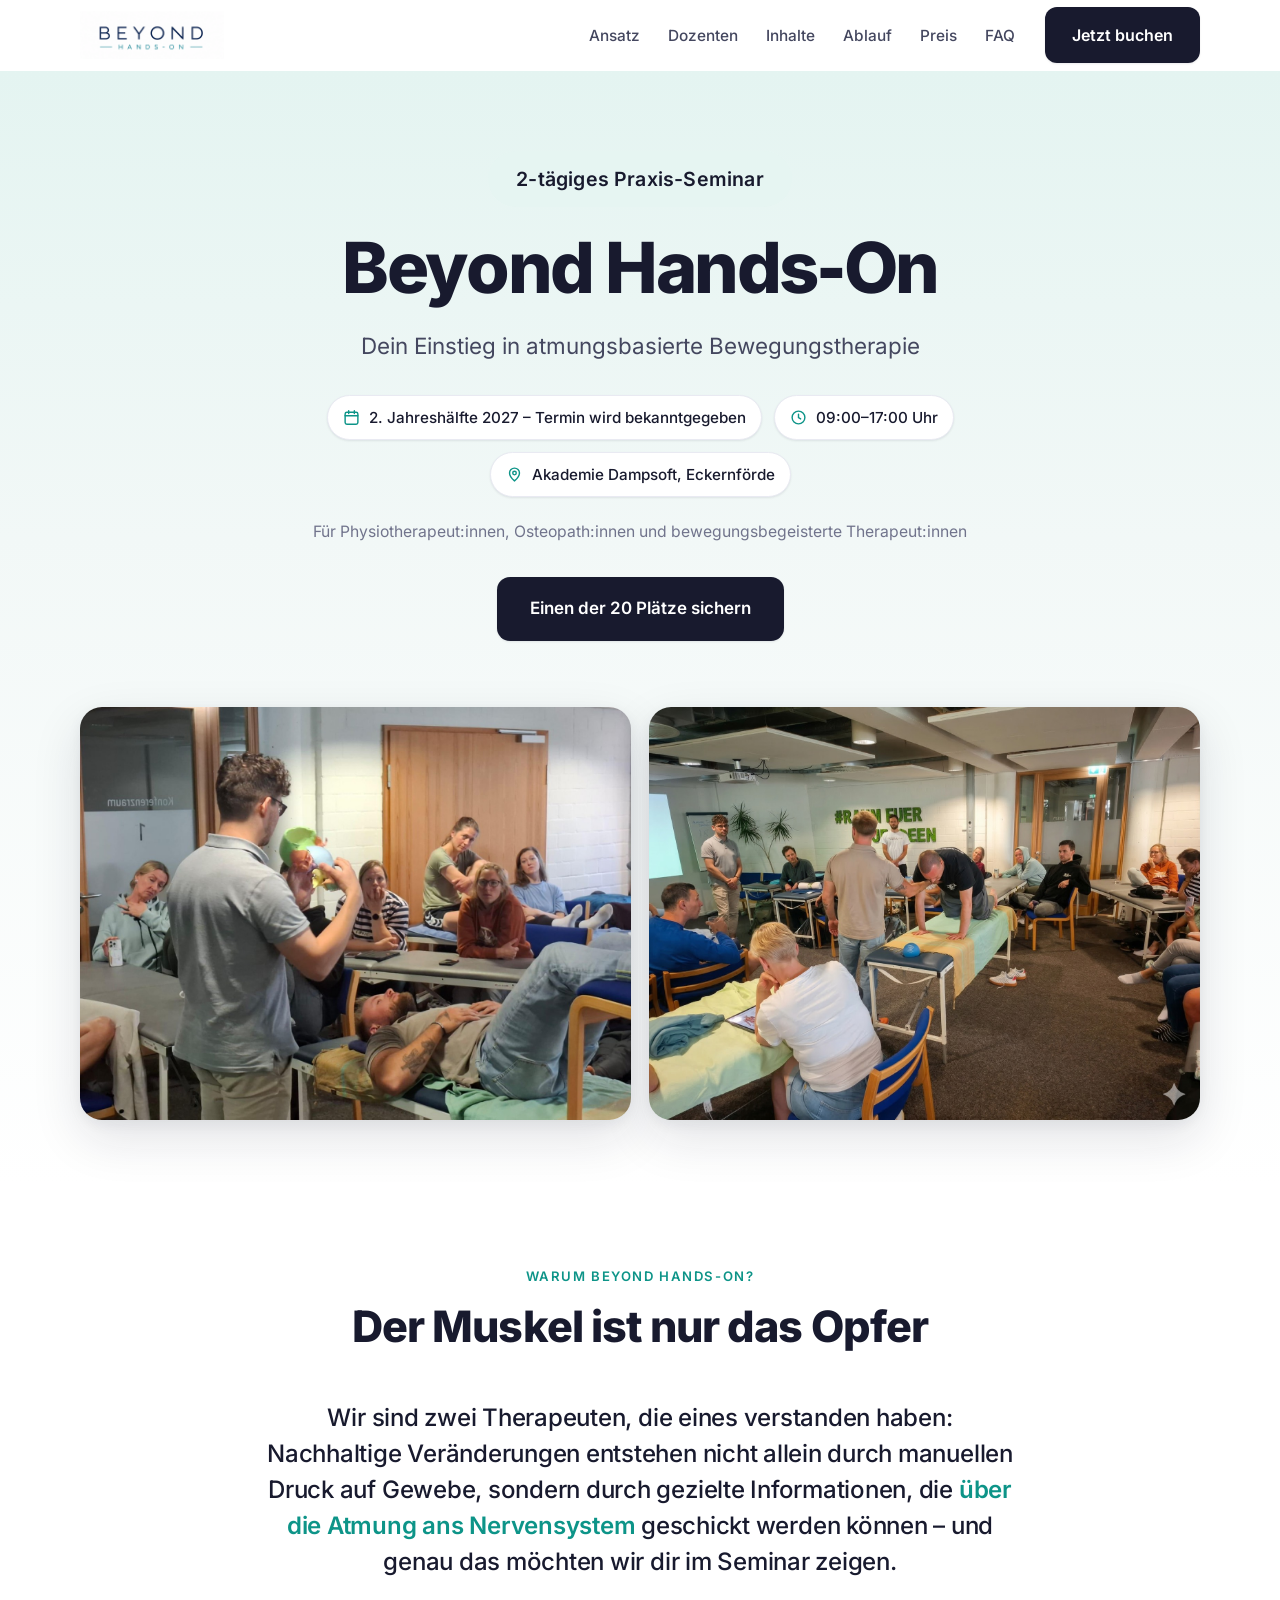
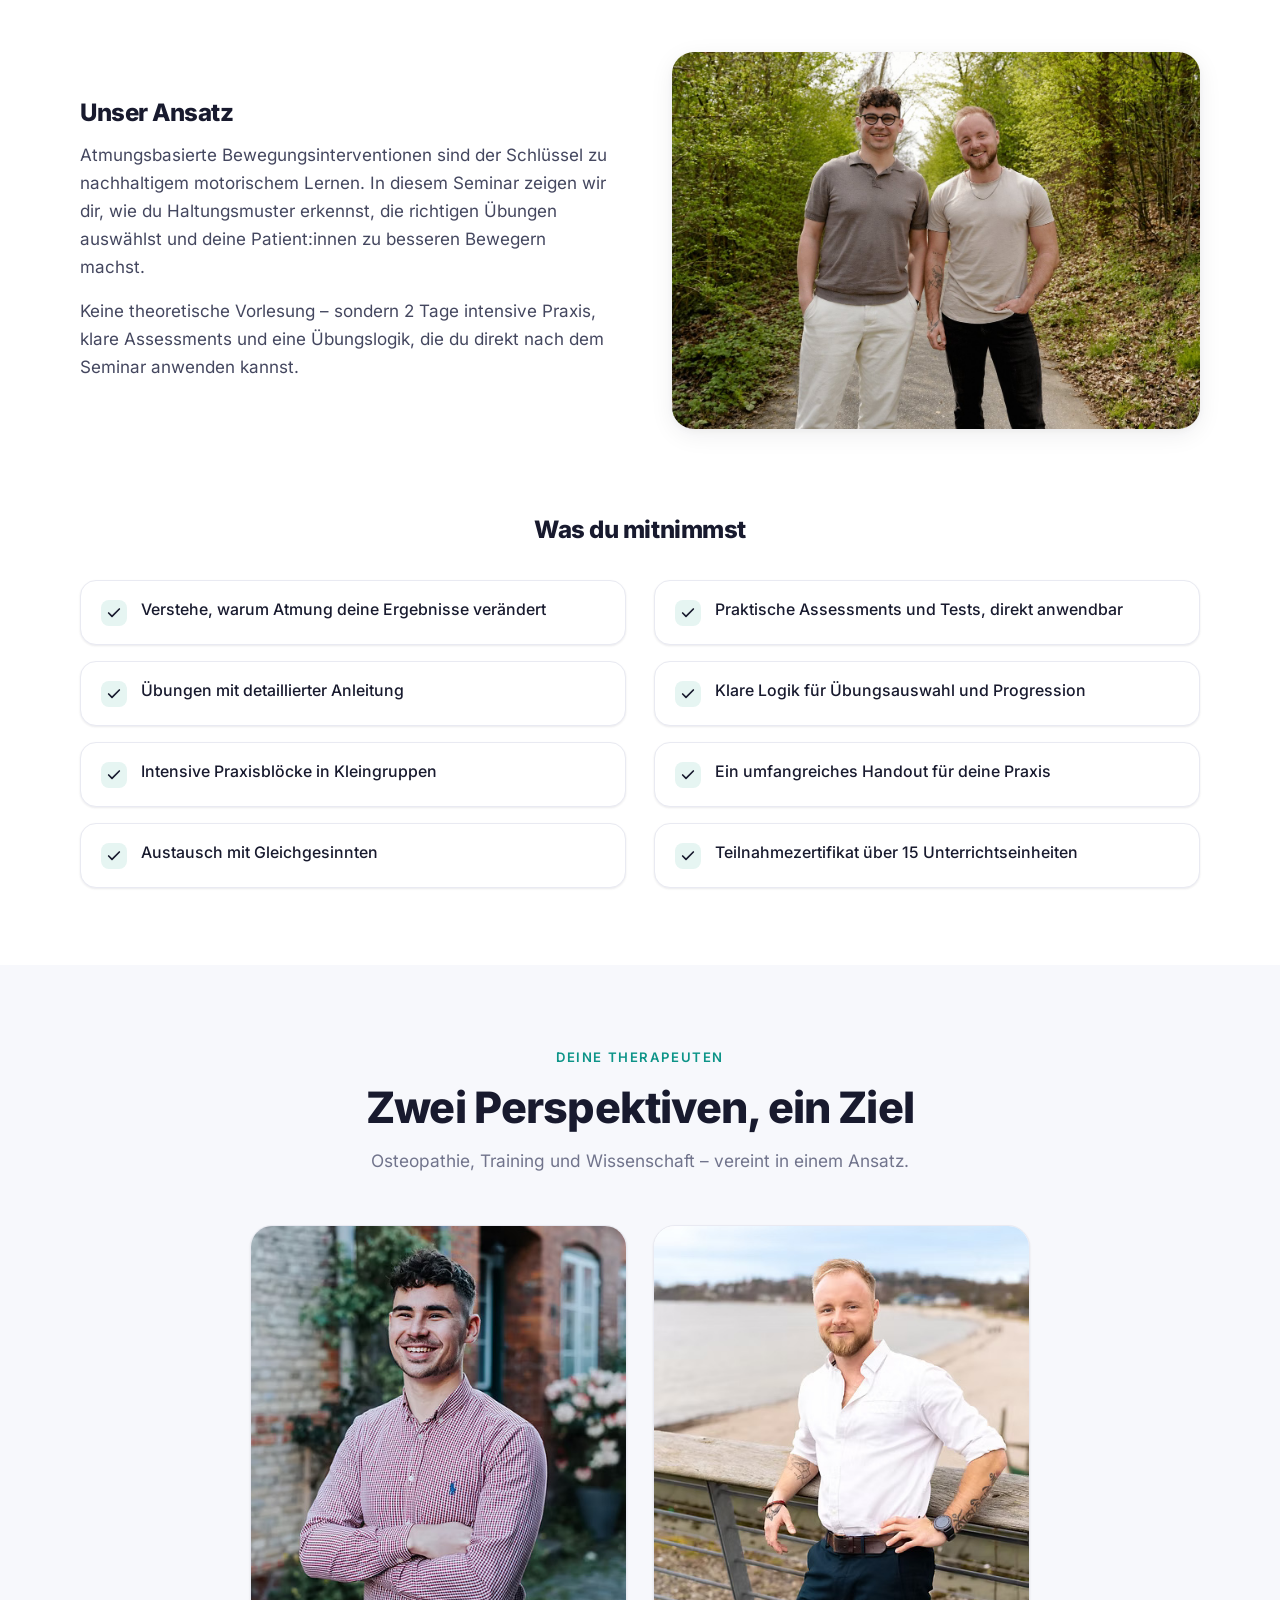
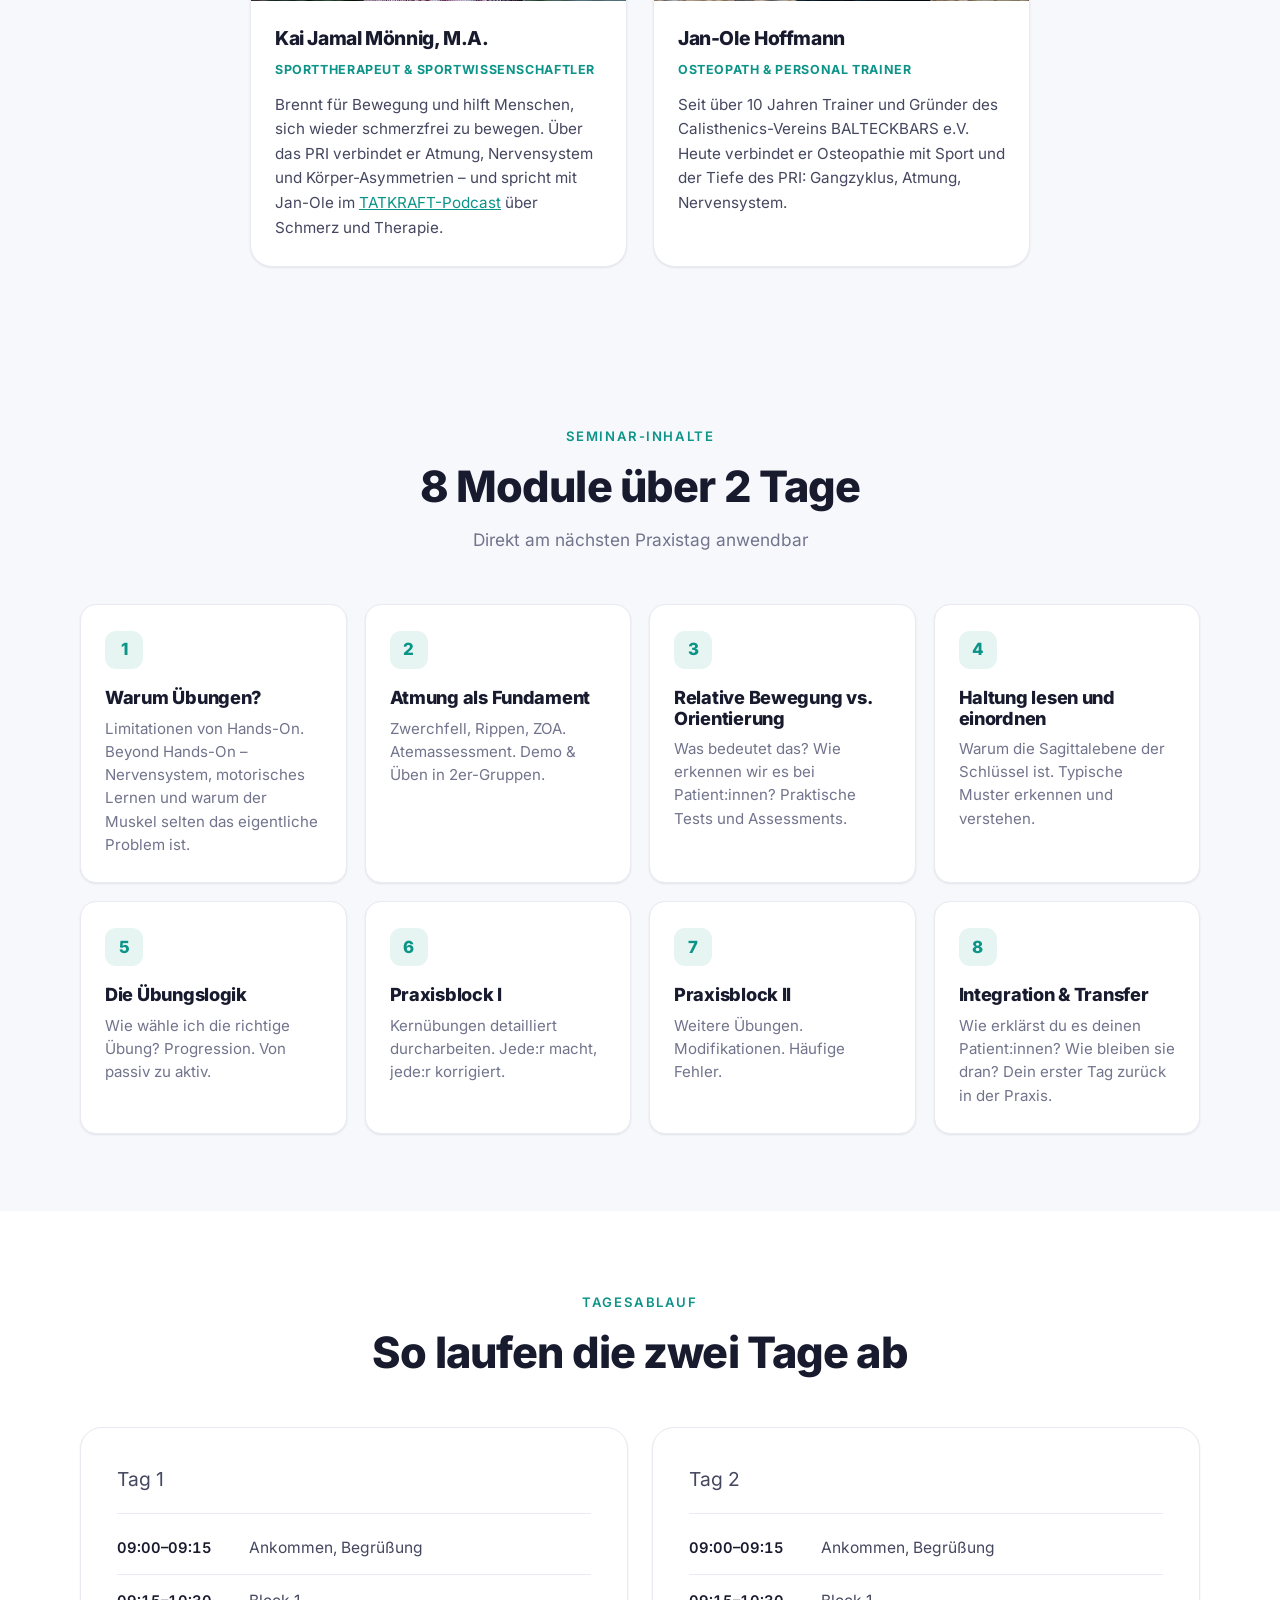
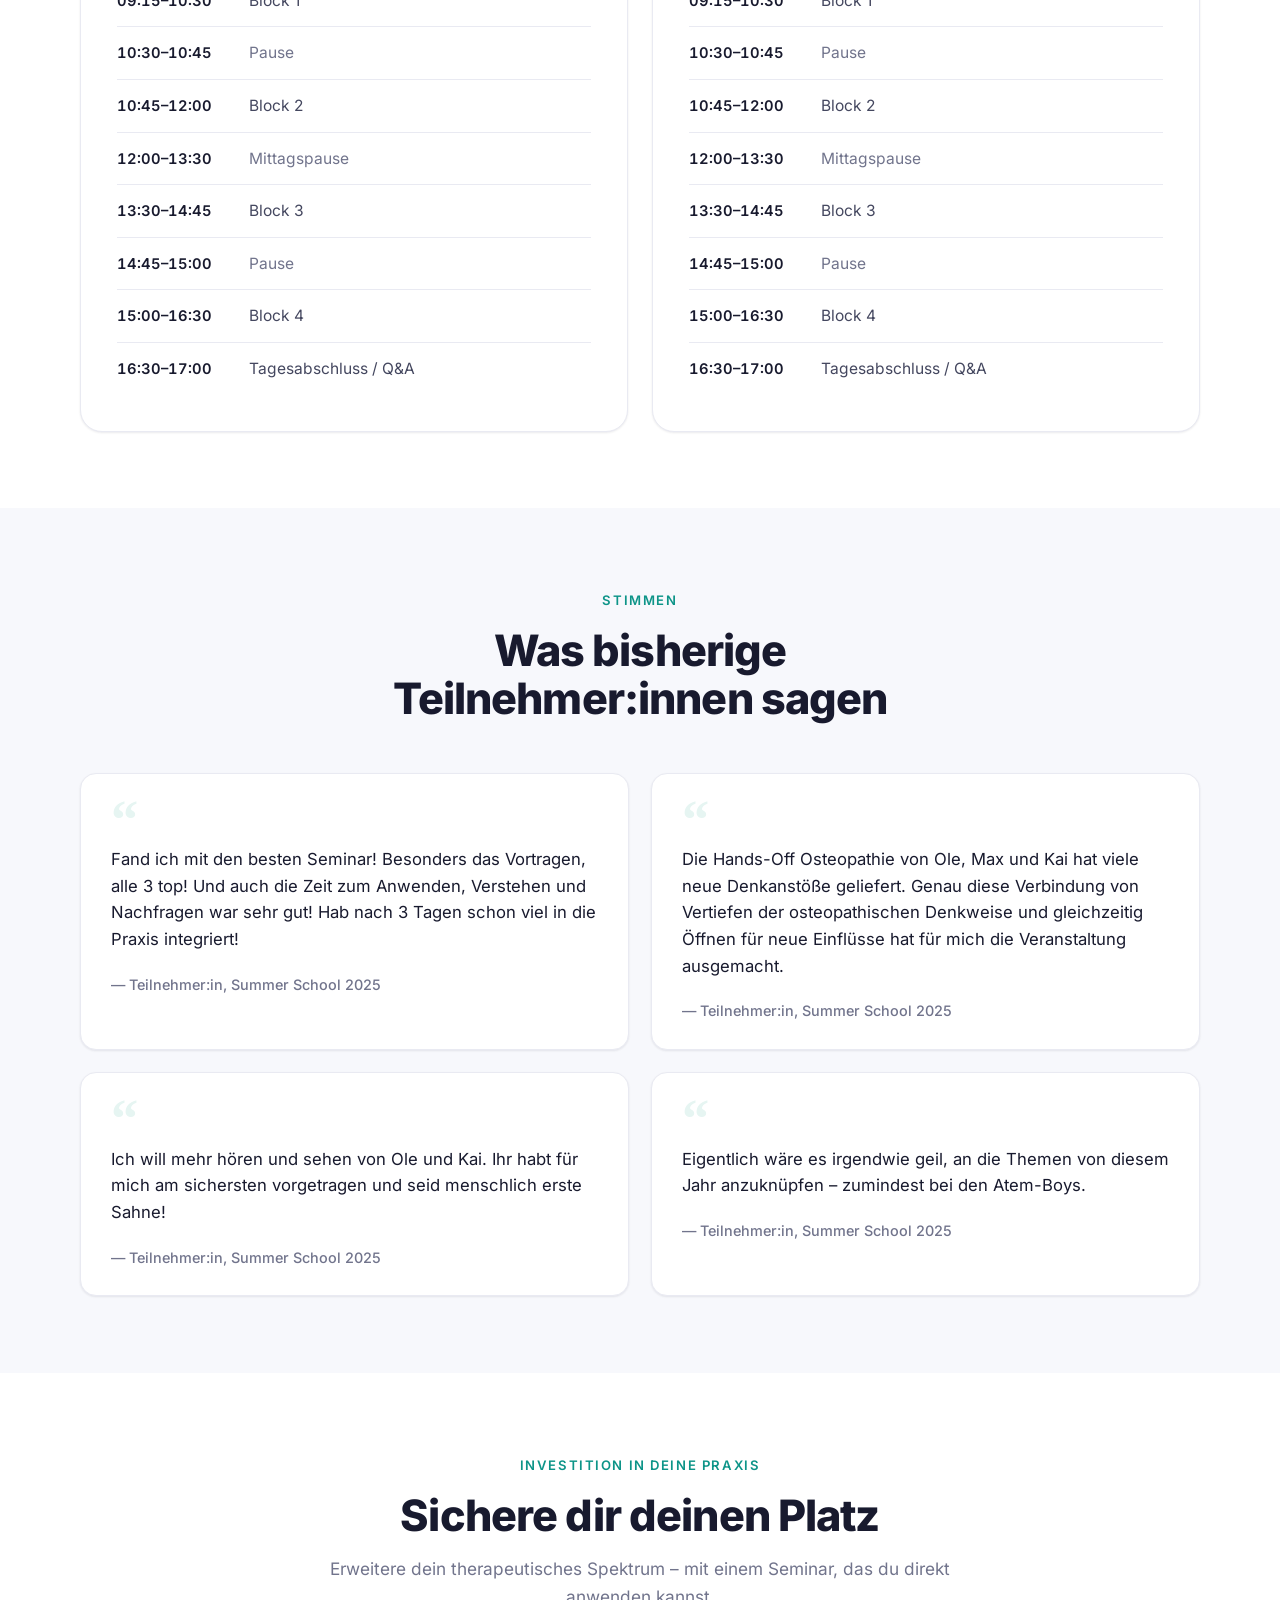
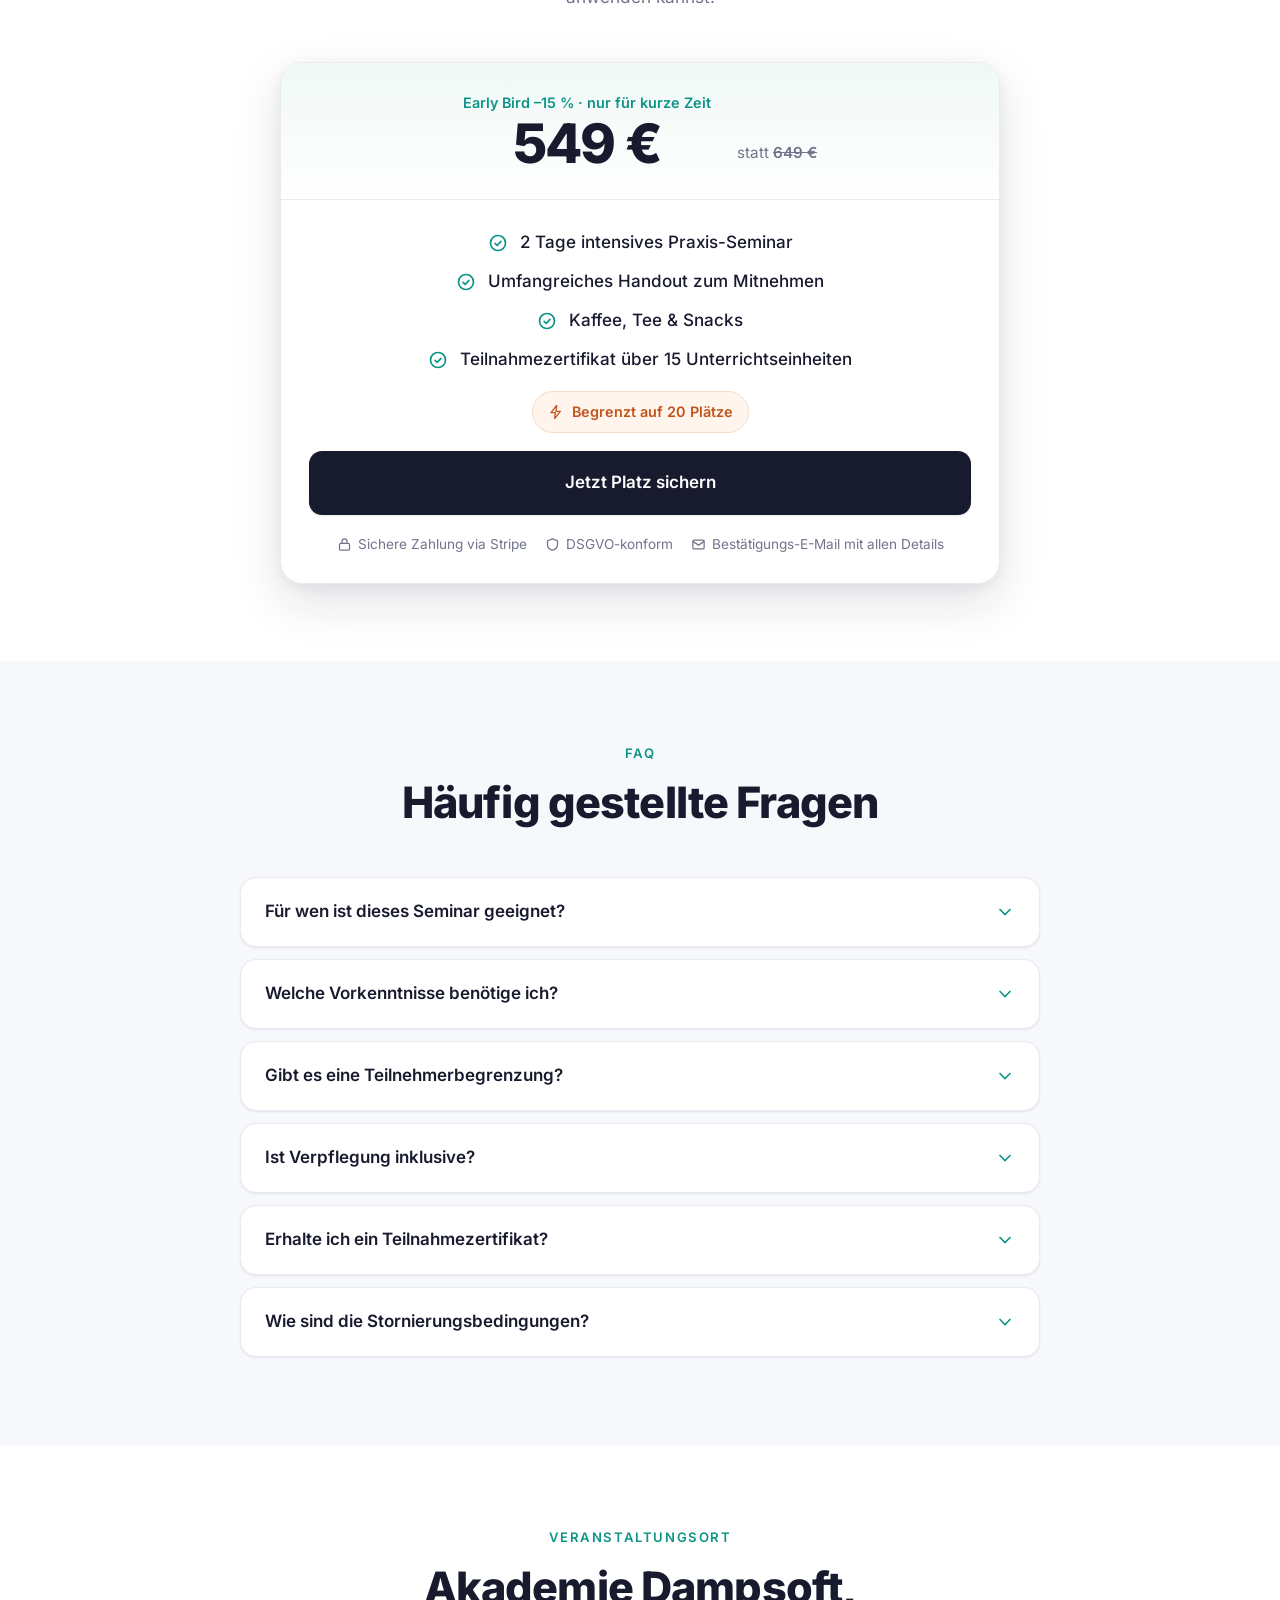
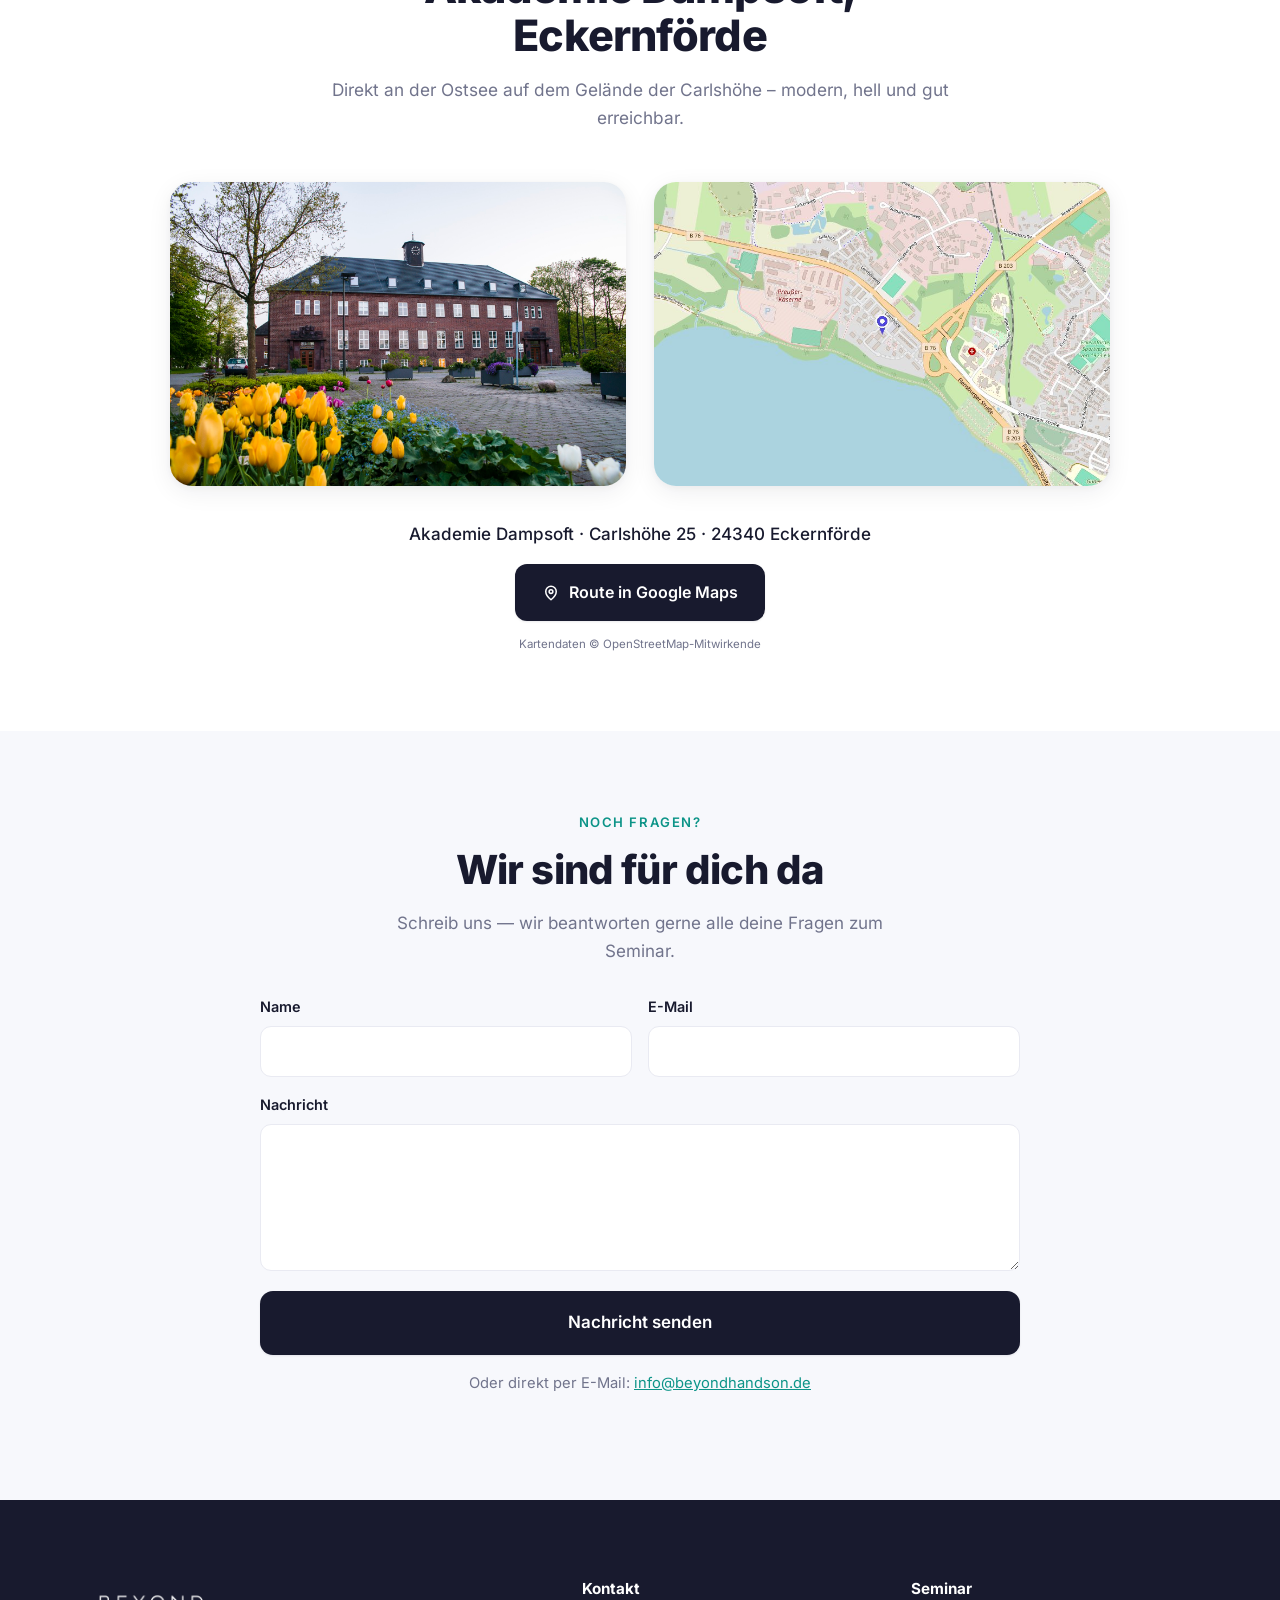
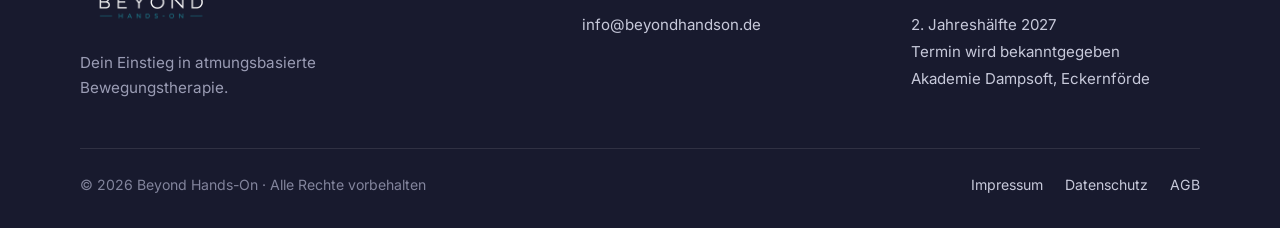
<file: index.html>
<!DOCTYPE html>
<html lang="de">
<head>
  <meta charset="UTF-8" />
  <meta name="viewport" content="width=device-width, initial-scale=1" />
  <title>Beyond Hands-On — 2-tägiges Praxis-Seminar für atmungsbasierte Bewegungstherapie</title>
  <meta name="description" content="Beyond Hands-On: 2-tägiges Praxis-Seminar für Physiotherapeut:innen, Osteopath:innen und bewegungsbegeisterte Therapeut:innen. 2. Jahreshälfte 2027, Akademie Dampsoft, Eckernförde. Early Bird 549 € statt 649 €, begrenzt auf 20 Plätze." />
  <meta name="theme-color" content="#181a2e" />
  <link rel="canonical" href="https://beyondhandson.de/" />
  <link rel="icon" href="/favicon.ico" sizes="any" />
  <link rel="icon" type="image/png" href="/favicon-32.png" sizes="32x32" />
  <link rel="apple-touch-icon" href="/apple-touch-icon.png" />

  <!-- Open Graph -->
  <meta property="og:type" content="website" />
  <meta property="og:locale" content="de_DE" />
  <meta property="og:title" content="Beyond Hands-On — Dein Einstieg in atmungsbasierte Bewegungstherapie" />
  <meta property="og:description" content="2-tägiges Praxis-Seminar · 2. Jahreshälfte 2027 · Akademie Dampsoft, Eckernförde · Early Bird 549 €." />
  <meta property="og:url" content="https://beyondhandson.de/" />
  <meta property="og:image" content="https://beyondhandson.de/images/team-portrait.jpg" />

  <link rel="preload" href="fonts/inter-700.woff2" as="font" type="font/woff2" crossorigin />
  <link rel="preload" href="fonts/inter-400.woff2" as="font" type="font/woff2" crossorigin />
  <link rel="stylesheet" href="css/styles.css" />
</head>
<body>
  <!-- ============================================================
       BUCHUNGS-BUTTONS: Alle Buttons mit class="js-book" zeigen vorerst
       auf den Preis-Abschnitt (#booking) bzw. eine E-Mail. Sobald dein
       Stripe-Zahllink steht, trägst du ihn EINMAL in js/main.js bei
       BOOKING_URL ein – dann führen automatisch alle Buttons zu Stripe.
       ============================================================ -->
  <a class="skip-link" href="#main">Zum Inhalt springen</a>

  <header class="site-header" id="top">
    <div class="container">
      <a class="brand" href="#top" aria-label="Beyond Hands-On — Startseite">
        <img class="brand__logo" src="logo.png" width="600" height="200" alt="Beyond Hands-On" />
      </a>
      <nav class="nav" aria-label="Hauptnavigation">
        <ul class="nav__links" id="nav-links">
          <li><a href="#content">Ansatz</a></li>
          <li><a href="#team">Dozenten</a></li>
          <li><a href="#inhalte">Inhalte</a></li>
          <li><a href="#ablauf">Ablauf</a></li>
          <li><a href="#booking">Preis</a></li>
          <li><a href="#faq">FAQ</a></li>
        </ul>
        <a class="btn btn--primary nav__cta" href="#booking">Jetzt buchen</a>
        <button class="nav-toggle" id="nav-toggle" aria-label="Menü öffnen" aria-expanded="false" aria-controls="nav-links">
          <svg class="icon-open" viewBox="0 0 24 24" fill="none" stroke="currentColor" stroke-width="2" stroke-linecap="round"><path d="M4 7h16M4 12h16M4 17h16"/></svg>
          <svg class="icon-close" viewBox="0 0 24 24" fill="none" stroke="currentColor" stroke-width="2" stroke-linecap="round"><path d="M6 6l12 12M18 6L6 18"/></svg>
        </button>
      </nav>
    </div>
  </header>

  <main id="main">

    <!-- ===================== HERO ===================== -->
    <section class="hero">
      <div class="container">
        <div class="hero__inner">
          <span class="badge">2-tägiges Praxis-Seminar</span>
          <h1>Beyond Hands&#8209;On</h1>
          <p class="hero__lead">Dein Einstieg in atmungsbasierte Bewegungstherapie</p>

          <div class="hero__meta">
            <span class="chip">
              <svg viewBox="0 0 24 24" fill="none" stroke="currentColor" stroke-width="2" stroke-linecap="round"><rect x="3" y="4.5" width="18" height="17" rx="2.5"/><path d="M8 2.5v4M16 2.5v4M3 9.5h18"/></svg>
              2. Jahreshälfte 2027 – Termin wird bekanntgegeben
            </span>
            <span class="chip">
              <svg viewBox="0 0 24 24" fill="none" stroke="currentColor" stroke-width="2" stroke-linecap="round"><circle cx="12" cy="12" r="9"/><path d="M12 7.5V12l3 2"/></svg>
              09:00–17:00 Uhr
            </span>
            <span class="chip">
              <svg viewBox="0 0 24 24" fill="none" stroke="currentColor" stroke-width="2" stroke-linecap="round"><path d="M12 21s-7-5.5-7-11a7 7 0 0114 0c0 5.5-7 11-7 11z"/><circle cx="12" cy="10" r="2.5"/></svg>
              Akademie Dampsoft, Eckernförde
            </span>
          </div>

          <p class="hero__audience">Für Physiotherapeut:innen, Osteopath:innen und bewegungsbegeisterte Therapeut:innen</p>

          <div class="hero__cta">
            <a class="btn btn--primary btn--lg" href="#booking">Einen der 20 Plätze sichern</a>
          </div>
        </div>

        <div class="hero__duo reveal">
          <img src="images/praxis-1.jpg" width="1400" height="1050" alt="Praktische Übung im Seminar – Atemarbeit mit Modell" />
          <img src="images/praxis-2.jpg" width="1600" height="1199" alt="Teilnehmer:innen üben im Beyond Hands-On Seminar" />
        </div>
      </div>
    </section>

    <!-- ===================== WARUM / ANSATZ ===================== -->
    <section class="section" id="content">
      <div class="container">
        <div class="section-head reveal">
          <span class="eyebrow">Warum Beyond Hands-On?</span>
          <h2>Der Muskel ist nur das Opfer</h2>
        </div>

        <p class="why__lead reveal" style="margin-inline:auto;text-align:center;">
          Wir sind zwei Therapeuten, die eines verstanden haben: Nachhaltige Veränderungen entstehen nicht
          allein durch manuellen Druck auf Gewebe, sondern durch gezielte Informationen, die
          <strong>über die Atmung ans Nervensystem</strong> geschickt werden können – und genau das möchten
          wir dir im Seminar zeigen.
        </p>

        <div class="split reveal">
          <div class="split__text">
            <h3>Unser Ansatz</h3>
            <p>Atmungsbasierte Bewegungsinterventionen sind der Schlüssel zu nachhaltigem motorischem Lernen.
              In diesem Seminar zeigen wir dir, wie du Haltungsmuster erkennst, die richtigen Übungen auswählst
              und deine Patient:innen zu besseren Bewegern machst.</p>
            <p>Keine theoretische Vorlesung – sondern 2 Tage intensive Praxis, klare Assessments und eine
              Übungslogik, die du direkt nach dem Seminar anwenden kannst.</p>
          </div>
          <div class="split__media">
            <img src="images/team-group.jpg?v=7" width="1300" height="929"
                 alt="Ole und Kai – das Team von Beyond Hands-On" loading="lazy" />
          </div>
        </div>

        <div class="takeaways reveal">
          <h3>Was du mitnimmst</h3>
          <div class="takeaways__grid">
            <div class="takeaway"><span class="takeaway__check"><svg viewBox="0 0 24 24" fill="none" stroke="currentColor" stroke-width="2.5" stroke-linecap="round" stroke-linejoin="round"><path d="M20 6L9 17l-5-5"/></svg></span><span>Verstehe, warum Atmung deine Ergebnisse verändert</span></div>
            <div class="takeaway"><span class="takeaway__check"><svg viewBox="0 0 24 24" fill="none" stroke="currentColor" stroke-width="2.5" stroke-linecap="round" stroke-linejoin="round"><path d="M20 6L9 17l-5-5"/></svg></span><span>Praktische Assessments und Tests, direkt anwendbar</span></div>
            <div class="takeaway"><span class="takeaway__check"><svg viewBox="0 0 24 24" fill="none" stroke="currentColor" stroke-width="2.5" stroke-linecap="round" stroke-linejoin="round"><path d="M20 6L9 17l-5-5"/></svg></span><span>Übungen mit detaillierter Anleitung</span></div>
            <div class="takeaway"><span class="takeaway__check"><svg viewBox="0 0 24 24" fill="none" stroke="currentColor" stroke-width="2.5" stroke-linecap="round" stroke-linejoin="round"><path d="M20 6L9 17l-5-5"/></svg></span><span>Klare Logik für Übungsauswahl und Progression</span></div>
            <div class="takeaway"><span class="takeaway__check"><svg viewBox="0 0 24 24" fill="none" stroke="currentColor" stroke-width="2.5" stroke-linecap="round" stroke-linejoin="round"><path d="M20 6L9 17l-5-5"/></svg></span><span>Intensive Praxisblöcke in Kleingruppen</span></div>
            <div class="takeaway"><span class="takeaway__check"><svg viewBox="0 0 24 24" fill="none" stroke="currentColor" stroke-width="2.5" stroke-linecap="round" stroke-linejoin="round"><path d="M20 6L9 17l-5-5"/></svg></span><span>Ein umfangreiches Handout für deine Praxis</span></div>
            <div class="takeaway"><span class="takeaway__check"><svg viewBox="0 0 24 24" fill="none" stroke="currentColor" stroke-width="2.5" stroke-linecap="round" stroke-linejoin="round"><path d="M20 6L9 17l-5-5"/></svg></span><span>Austausch mit Gleichgesinnten</span></div>
            <div class="takeaway"><span class="takeaway__check"><svg viewBox="0 0 24 24" fill="none" stroke="currentColor" stroke-width="2.5" stroke-linecap="round" stroke-linejoin="round"><path d="M20 6L9 17l-5-5"/></svg></span><span>Teilnahmezertifikat über 15 Unterrichtseinheiten</span></div>
          </div>
        </div>
      </div>
    </section>

    <!-- ===================== TEAM ===================== -->
    <section class="section section--alt" id="team">
      <div class="container">
        <div class="section-head reveal">
          <span class="eyebrow">Deine Therapeuten</span>
          <h2>Zwei Perspektiven, ein Ziel</h2>
          <p>Osteopathie, Training und Wissenschaft – vereint in einem Ansatz.</p>
        </div>
        <div class="team__grid">
          <article class="team-card reveal">
            <img class="team-card__photo" src="images/team-kai.jpg" width="450" height="450" alt="Kai Jamal Mönnig" loading="lazy" />
            <div class="team-card__body">
              <div class="team-card__name">Kai Jamal Mönnig, M.A.</div>
              <div class="team-card__role">Sporttherapeut &amp; Sportwissenschaftler</div>
              <p class="team-card__bio">Brennt für Bewegung und hilft Menschen, sich wieder schmerzfrei zu bewegen. Über das PRI verbindet er Atmung, Nervensystem und Körper-Asymmetrien – und spricht mit Jan-Ole im <a href="https://tatkraft-podcast.de" target="_blank" rel="noopener">TATKRAFT-Podcast</a> über Schmerz und Therapie.</p>
            </div>
          </article>
          <article class="team-card reveal">
            <img class="team-card__photo" src="images/team-ole.jpg" width="450" height="450" alt="Jan-Ole Hoffmann" loading="lazy" />
            <div class="team-card__body">
              <div class="team-card__name">Jan-Ole Hoffmann</div>
              <div class="team-card__role">Osteopath &amp; Personal Trainer</div>
              <p class="team-card__bio">Seit über 10 Jahren Trainer und Gründer des Calisthenics-Vereins BALTECKBARS e.V. Heute verbindet er Osteopathie mit Sport und der Tiefe des PRI: Gangzyklus, Atmung, Nervensystem.</p>
            </div>
          </article>
        </div>
      </div>
    </section>

    <!-- ===================== SEMINAR-INHALTE ===================== -->
    <section class="section section--alt" id="inhalte">
      <div class="container">
        <div class="section-head reveal">
          <span class="eyebrow">Seminar-Inhalte</span>
          <h2>8 Module über 2 Tage</h2>
          <p>Direkt am nächsten Praxistag anwendbar</p>
        </div>
        <div class="modules__grid">
          <article class="module reveal"><div class="module__num">1</div><h3>Warum Übungen?</h3><p>Limitationen von Hands-On. Beyond Hands-On – Nervensystem, motorisches Lernen und warum der Muskel selten das eigentliche Problem ist.</p></article>
          <article class="module reveal"><div class="module__num">2</div><h3>Atmung als Fundament</h3><p>Zwerchfell, Rippen, ZOA. Atemassessment. Demo &amp; Üben in 2er-Gruppen.</p></article>
          <article class="module reveal"><div class="module__num">3</div><h3>Relative Bewegung vs. Orientierung</h3><p>Was bedeutet das? Wie erkennen wir es bei Patient:innen? Praktische Tests und Assessments.</p></article>
          <article class="module reveal"><div class="module__num">4</div><h3>Haltung lesen und einordnen</h3><p>Warum die Sagittalebene der Schlüssel ist. Typische Muster erkennen und verstehen.</p></article>
          <article class="module reveal"><div class="module__num">5</div><h3>Die Übungslogik</h3><p>Wie wähle ich die richtige Übung? Progression. Von passiv zu aktiv.</p></article>
          <article class="module reveal"><div class="module__num">6</div><h3>Praxisblock I</h3><p>Kernübungen detailliert durcharbeiten. Jede:r macht, jede:r korrigiert.</p></article>
          <article class="module reveal"><div class="module__num">7</div><h3>Praxisblock II</h3><p>Weitere Übungen. Modifikationen. Häufige Fehler.</p></article>
          <article class="module reveal"><div class="module__num">8</div><h3>Integration &amp; Transfer</h3><p>Wie erklärst du es deinen Patient:innen? Wie bleiben sie dran? Dein erster Tag zurück in der Praxis.</p></article>
        </div>
      </div>
    </section>

    <!-- ===================== TAGESABLAUF ===================== -->
    <section class="section" id="ablauf">
      <div class="container">
        <div class="section-head reveal">
          <span class="eyebrow">Tagesablauf</span>
          <h2>So laufen die zwei Tage ab</h2>
        </div>
        <div class="schedule__grid">
          <div class="day reveal">
            <div class="day__title">Tag 1</div>
            <div class="slot"><div class="slot__time">09:00–09:15</div><div class="slot__label">Ankommen, Begrüßung</div></div>
            <div class="slot"><div class="slot__time">09:15–10:30</div><div class="slot__label">Block 1</div></div>
            <div class="slot slot--break"><div class="slot__time">10:30–10:45</div><div class="slot__label">Pause</div></div>
            <div class="slot"><div class="slot__time">10:45–12:00</div><div class="slot__label">Block 2</div></div>
            <div class="slot slot--break"><div class="slot__time">12:00–13:30</div><div class="slot__label">Mittagspause</div></div>
            <div class="slot"><div class="slot__time">13:30–14:45</div><div class="slot__label">Block 3</div></div>
            <div class="slot slot--break"><div class="slot__time">14:45–15:00</div><div class="slot__label">Pause</div></div>
            <div class="slot"><div class="slot__time">15:00–16:30</div><div class="slot__label">Block 4</div></div>
            <div class="slot"><div class="slot__time">16:30–17:00</div><div class="slot__label">Tagesabschluss / Q&amp;A</div></div>
          </div>
          <div class="day reveal">
            <div class="day__title">Tag 2</div>
            <div class="slot"><div class="slot__time">09:00–09:15</div><div class="slot__label">Ankommen, Begrüßung</div></div>
            <div class="slot"><div class="slot__time">09:15–10:30</div><div class="slot__label">Block 1</div></div>
            <div class="slot slot--break"><div class="slot__time">10:30–10:45</div><div class="slot__label">Pause</div></div>
            <div class="slot"><div class="slot__time">10:45–12:00</div><div class="slot__label">Block 2</div></div>
            <div class="slot slot--break"><div class="slot__time">12:00–13:30</div><div class="slot__label">Mittagspause</div></div>
            <div class="slot"><div class="slot__time">13:30–14:45</div><div class="slot__label">Block 3</div></div>
            <div class="slot slot--break"><div class="slot__time">14:45–15:00</div><div class="slot__label">Pause</div></div>
            <div class="slot"><div class="slot__time">15:00–16:30</div><div class="slot__label">Block 4</div></div>
            <div class="slot"><div class="slot__time">16:30–17:00</div><div class="slot__label">Tagesabschluss / Q&amp;A</div></div>
          </div>
        </div>
      </div>
    </section>

    <!-- ===================== TESTIMONIALS ===================== -->
    <section class="section section--alt" id="stimmen">
      <div class="container">
        <div class="section-head reveal">
          <span class="eyebrow">Stimmen</span>
          <h2>Was bisherige Teilnehmer:innen sagen</h2>
        </div>
        <div class="quotes__grid">
          <figure class="quote reveal">
            <div class="quote__mark">&ldquo;</div>
            <blockquote class="quote__text">Fand ich mit den besten Seminar! Besonders das Vortragen, alle 3 top! Und auch die Zeit zum Anwenden, Verstehen und Nachfragen war sehr gut! Hab nach 3 Tagen schon viel in die Praxis integriert!</blockquote>
            <figcaption class="quote__author">— Teilnehmer:in, Summer School 2025</figcaption>
          </figure>
          <figure class="quote reveal">
            <div class="quote__mark">&ldquo;</div>
            <blockquote class="quote__text">Die Hands-Off Osteopathie von Ole, Max und Kai hat viele neue Denkanstöße geliefert. Genau diese Verbindung von Vertiefen der osteopathischen Denkweise und gleichzeitig Öffnen für neue Einflüsse hat für mich die Veranstaltung ausgemacht.</blockquote>
            <figcaption class="quote__author">— Teilnehmer:in, Summer School 2025</figcaption>
          </figure>
          <figure class="quote reveal">
            <div class="quote__mark">&ldquo;</div>
            <blockquote class="quote__text">Ich will mehr hören und sehen von Ole und Kai. Ihr habt für mich am sichersten vorgetragen und seid menschlich erste Sahne!</blockquote>
            <figcaption class="quote__author">— Teilnehmer:in, Summer School 2025</figcaption>
          </figure>
          <figure class="quote reveal">
            <div class="quote__mark">&ldquo;</div>
            <blockquote class="quote__text">Eigentlich wäre es irgendwie geil, an die Themen von diesem Jahr anzuknüpfen – zumindest bei den Atem-Boys.</blockquote>
            <figcaption class="quote__author">— Teilnehmer:in, Summer School 2025</figcaption>
          </figure>
        </div>
      </div>
    </section>

    <!-- ===================== PREIS / BUCHUNG ===================== -->
    <section class="section" id="booking">
      <div class="container">
        <div class="section-head reveal">
          <span class="eyebrow">Investition in deine Praxis</span>
          <h2>Sichere dir deinen Platz</h2>
          <p>Erweitere dein therapeutisches Spektrum – mit einem Seminar, das du direkt anwenden kannst.</p>
        </div>

        <div class="pricing__card reveal">
          <div class="pricing__head">
            <div class="pricing__prices">
              <div class="price-now">
                <small>Early Bird –15 % · nur für kurze Zeit</small>
                <span class="amount">549 €</span>
              </div>
              <div class="price-later">statt <span class="amount">649 €</span></div>
            </div>          </div>

          <div class="pricing__body">
            <ul class="pricing__list">
              <li><svg viewBox="0 0 24 24" fill="none" stroke="currentColor" stroke-width="2" stroke-linecap="round" stroke-linejoin="round"><circle cx="12" cy="12" r="9"/><path d="M8.5 12.5l2.5 2.5 4.5-5"/></svg> 2 Tage intensives Praxis-Seminar</li>
              <li><svg viewBox="0 0 24 24" fill="none" stroke="currentColor" stroke-width="2" stroke-linecap="round" stroke-linejoin="round"><circle cx="12" cy="12" r="9"/><path d="M8.5 12.5l2.5 2.5 4.5-5"/></svg> Umfangreiches Handout zum Mitnehmen</li>
              <li><svg viewBox="0 0 24 24" fill="none" stroke="currentColor" stroke-width="2" stroke-linecap="round" stroke-linejoin="round"><circle cx="12" cy="12" r="9"/><path d="M8.5 12.5l2.5 2.5 4.5-5"/></svg> Kaffee, Tee &amp; Snacks</li>
              <li><svg viewBox="0 0 24 24" fill="none" stroke="currentColor" stroke-width="2" stroke-linecap="round" stroke-linejoin="round"><circle cx="12" cy="12" r="9"/><path d="M8.5 12.5l2.5 2.5 4.5-5"/></svg> Teilnahmezertifikat über 15 Unterrichtseinheiten</li>
            </ul>

            <div class="pricing__limit">
              <svg viewBox="0 0 24 24" width="16" height="16" fill="none" stroke="currentColor" stroke-width="2" stroke-linecap="round" stroke-linejoin="round"><path d="M13 2L4.5 13H11l-1 9 8.5-11H12l1-9z"/></svg>
              Begrenzt auf 20 Plätze
            </div>

            <a class="btn btn--primary btn--lg btn--block js-book" href="mailto:info@beyondhandson.de?subject=Buchung%20Beyond%20Hands-On%20(2027)&body=Hallo%20Team%2C%20ich%20m%C3%B6chte%20mich%20zum%20Seminar%20Beyond%20Hands-On%20anmelden.">
              Jetzt Platz sichern
            </a>

            <div class="pricing__trust">
              <span>
                <svg viewBox="0 0 24 24" width="15" height="15" fill="none" stroke="currentColor" stroke-width="2" stroke-linecap="round" stroke-linejoin="round"><rect x="4" y="10" width="16" height="11" rx="2"/><path d="M8 10V7a4 4 0 018 0v3"/></svg>
                Sichere Zahlung via Stripe
              </span>
              <span>
                <svg viewBox="0 0 24 24" width="15" height="15" fill="none" stroke="currentColor" stroke-width="2" stroke-linecap="round" stroke-linejoin="round"><path d="M12 3l8 3v6c0 5-3.5 8-8 9-4.5-1-8-4-8-9V6l8-3z"/></svg>
                DSGVO-konform
              </span>
              <span>
                <svg viewBox="0 0 24 24" width="15" height="15" fill="none" stroke="currentColor" stroke-width="2" stroke-linecap="round" stroke-linejoin="round"><rect x="3" y="5" width="18" height="14" rx="2"/><path d="M3 7l9 6 9-6"/></svg>
                Bestätigungs-E-Mail mit allen Details
              </span>
            </div>
          </div>
        </div>
      </div>
    </section>

    <!-- ===================== FAQ ===================== -->
    <section class="section section--alt" id="faq">
      <div class="container">
        <div class="section-head reveal">
          <span class="eyebrow">FAQ</span>
          <h2>Häufig gestellte Fragen</h2>
        </div>

        <div class="faq">
          <div class="faq__item">
            <button class="faq__q" aria-expanded="false">Für wen ist dieses Seminar geeignet?<svg viewBox="0 0 24 24" fill="none" stroke="currentColor" stroke-width="2" stroke-linecap="round"><path d="M6 9l6 6 6-6"/></svg></button>
            <div class="faq__a"><div class="faq__a-inner">Das Seminar richtet sich an Physiotherapeut:innen, Osteopath:innen und bewegungsbegeisterte Therapeut:innen, die Atmung als therapeutisches Werkzeug nutzen wollen.</div></div>
          </div>

          <div class="faq__item">
            <button class="faq__q" aria-expanded="false">Welche Vorkenntnisse benötige ich?<svg viewBox="0 0 24 24" fill="none" stroke="currentColor" stroke-width="2" stroke-linecap="round"><path d="M6 9l6 6 6-6"/></svg></button>
            <div class="faq__a"><div class="faq__a-inner">Grundkenntnisse in Anatomie und therapeutischer Praxis werden vorausgesetzt. Spezielle Vorkenntnisse zu atmungsbasierten Methoden sind nicht erforderlich – wir starten bei den Basics.</div></div>
          </div>

          <div class="faq__item">
            <button class="faq__q" aria-expanded="false">Gibt es eine Teilnehmerbegrenzung?<svg viewBox="0 0 24 24" fill="none" stroke="currentColor" stroke-width="2" stroke-linecap="round"><path d="M6 9l6 6 6-6"/></svg></button>
            <div class="faq__a"><div class="faq__a-inner">Ja, wir begrenzen bewusst auf 20 Plätze – für intensives Üben, persönliches Feedback und echten Austausch.</div></div>
          </div>

          <div class="faq__item">
            <button class="faq__q" aria-expanded="false">Ist Verpflegung inklusive?<svg viewBox="0 0 24 24" fill="none" stroke="currentColor" stroke-width="2" stroke-linecap="round"><path d="M6 9l6 6 6-6"/></svg></button>
            <div class="faq__a"><div class="faq__a-inner">Kaffee, Tee und Snacks sind in den Pausen inklusive. Für das Mittagessen gibt es mehrere Optionen in direkter Nähe zur Akademie.</div></div>
          </div>

          <div class="faq__item">
            <button class="faq__q" aria-expanded="false">Erhalte ich ein Teilnahmezertifikat?<svg viewBox="0 0 24 24" fill="none" stroke="currentColor" stroke-width="2" stroke-linecap="round"><path d="M6 9l6 6 6-6"/></svg></button>
            <div class="faq__a"><div class="faq__a-inner">Ja. Du erhältst ein Teilnahmezertifikat über 15 Unterrichtseinheiten, das du bei deinem Berufsverband zur Anrechnung als Fortbildung einreichen kannst.</div></div>
          </div>

          <div class="faq__item">
            <button class="faq__q" aria-expanded="false">Wie sind die Stornierungsbedingungen?<svg viewBox="0 0 24 24" fill="none" stroke="currentColor" stroke-width="2" stroke-linecap="round"><path d="M6 9l6 6 6-6"/></svg></button>
            <div class="faq__a"><div class="faq__a-inner">Bei Stornierung bis 4 Wochen vor Veranstaltungsbeginn erstatten wir die volle Teilnahmegebühr abzüglich einer Bearbeitungsgebühr von 25 €. Zwischen 4 und 2 Wochen vorher erstatten wir 50 %, danach ist eine Erstattung nicht mehr möglich. Du kannst jederzeit kostenlos eine Ersatzperson benennen.</div></div>
          </div>
        </div>
      </div>
    </section>

    <!-- ===================== VERANSTALTUNGSORT / KARTE ===================== -->
    <section class="section" id="standort">
      <div class="container">
        <div class="section-head reveal">
          <span class="eyebrow">Veranstaltungsort</span>
          <h2>Akademie Dampsoft, Eckernförde</h2>
          <p>Direkt an der Ostsee auf dem Gelände der Carlshöhe – modern, hell und gut erreichbar.</p>
        </div>
        <div class="venue__grid reveal">
          <div class="venue__media">
            <img src="images/akademie.jpg" width="1600" height="1068" alt="Akademie Dampsoft in Eckernförde" loading="lazy" />
          </div>
          <a class="venue__media venue__map" href="https://www.google.com/maps/search/?api=1&amp;query=Akademie%20Dampsoft%2C%20Carlsh%C3%B6he%2025%2C%2024340%20Eckernf%C3%B6rde" target="_blank" rel="noopener" aria-label="Standort der Akademie Dampsoft – in Google Maps öffnen">
            <img src="images/karte-akademie.jpg" width="1000" height="560" alt="Karte: Lage der Akademie Dampsoft an der Carlshöhe in Eckernförde" loading="lazy" />
          </a>
        </div>
        <div class="venue__foot reveal">
          <p class="venue__addr">Akademie Dampsoft · Carlshöhe 25 · 24340 Eckernförde</p>
          <a class="btn btn--primary" href="https://www.google.com/maps/dir/?api=1&amp;destination=Carlsh%C3%B6he%2025%2C%2024340%20Eckernf%C3%B6rde" target="_blank" rel="noopener">
            <svg viewBox="0 0 24 24" width="18" height="18" fill="none" stroke="currentColor" stroke-width="2" stroke-linecap="round" stroke-linejoin="round"><path d="M12 21s-7-5.5-7-11a7 7 0 0114 0c0 5.5-7 11-7 11z"/><circle cx="12" cy="10" r="2.5"/></svg>
            Route in Google Maps
          </a>
          <p class="venue__attrib">Kartendaten © OpenStreetMap-Mitwirkende</p>
        </div>
      </div>
    </section>

    <!-- ===================== KONTAKT ===================== -->
    <section class="section section--alt contact" id="kontakt">
      <div class="container container--narrow">
        <div class="reveal">
          <span class="eyebrow">Noch Fragen?</span>
          <h2>Wir sind für dich da</h2>
          <p>Schreib uns — wir beantworten gerne alle deine Fragen zum Seminar.</p>
          <!-- Kontaktformular über Web3Forms (kostenlos). Anfragen gehen an info@beyondhandson.de. -->
          <form class="contact-form" action="https://api.web3forms.com/submit" method="POST">
            <input type="hidden" name="access_key" value="13432690-ce77-4551-8a52-e8309be4fb22" />
            <input type="hidden" name="subject" value="Neue Anfrage über beyondhandson.de" />
            <input type="hidden" name="from_name" value="Beyond Hands-On Website" />
            <input type="hidden" name="redirect" value="https://beyondhandson.de/danke.html" />
            <input type="checkbox" name="botcheck" style="display:none" tabindex="-1" aria-hidden="true" />
            <div class="form-row">
              <label>Name<input type="text" name="name" required autocomplete="name" /></label>
              <label>E-Mail<input type="email" name="email" required autocomplete="email" /></label>
            </div>
            <label>Nachricht<textarea name="nachricht" rows="5" required></textarea></label>
            <button class="btn btn--primary btn--lg btn--block" type="submit">Nachricht senden</button>
          </form>
          <p class="contact-alt">Oder direkt per E-Mail: <a href="mailto:info@beyondhandson.de">info@beyondhandson.de</a></p>
        </div>
      </div>
    </section>

  </main>

  <!-- ===================== FOOTER ===================== -->
  <footer class="site-footer">
    <div class="container">
      <div class="footer__grid">
        <div class="footer__brand">
          <a class="brand" href="#top"><img class="brand__logo" src="logo-white.png" width="600" height="200" alt="Beyond Hands-On" /></a>
          <p>Dein Einstieg in atmungsbasierte Bewegungstherapie.</p>
        </div>
        <div class="footer__col">
          <h4>Kontakt</h4>
          <a href="mailto:info@beyondhandson.de">info@beyondhandson.de</a>
        </div>
        <div class="footer__col">
          <h4>Seminar</h4>
          <p>2. Jahreshälfte 2027<br>Termin wird bekanntgegeben<br>Akademie Dampsoft, Eckernförde</p>
        </div>
      </div>
      <div class="footer__bottom">
        <span>© <span id="year">2026</span> Beyond Hands-On · Alle Rechte vorbehalten</span>
        <nav class="footer__legal" aria-label="Rechtliches">
          <a href="impressum.html">Impressum</a>
          <a href="datenschutz.html">Datenschutz</a>
          <a href="agb.html">AGB</a>
        </nav>
      </div>
    </div>
  </footer>

  <script src="js/main.js" defer></script>
</body>
</html>
</file>
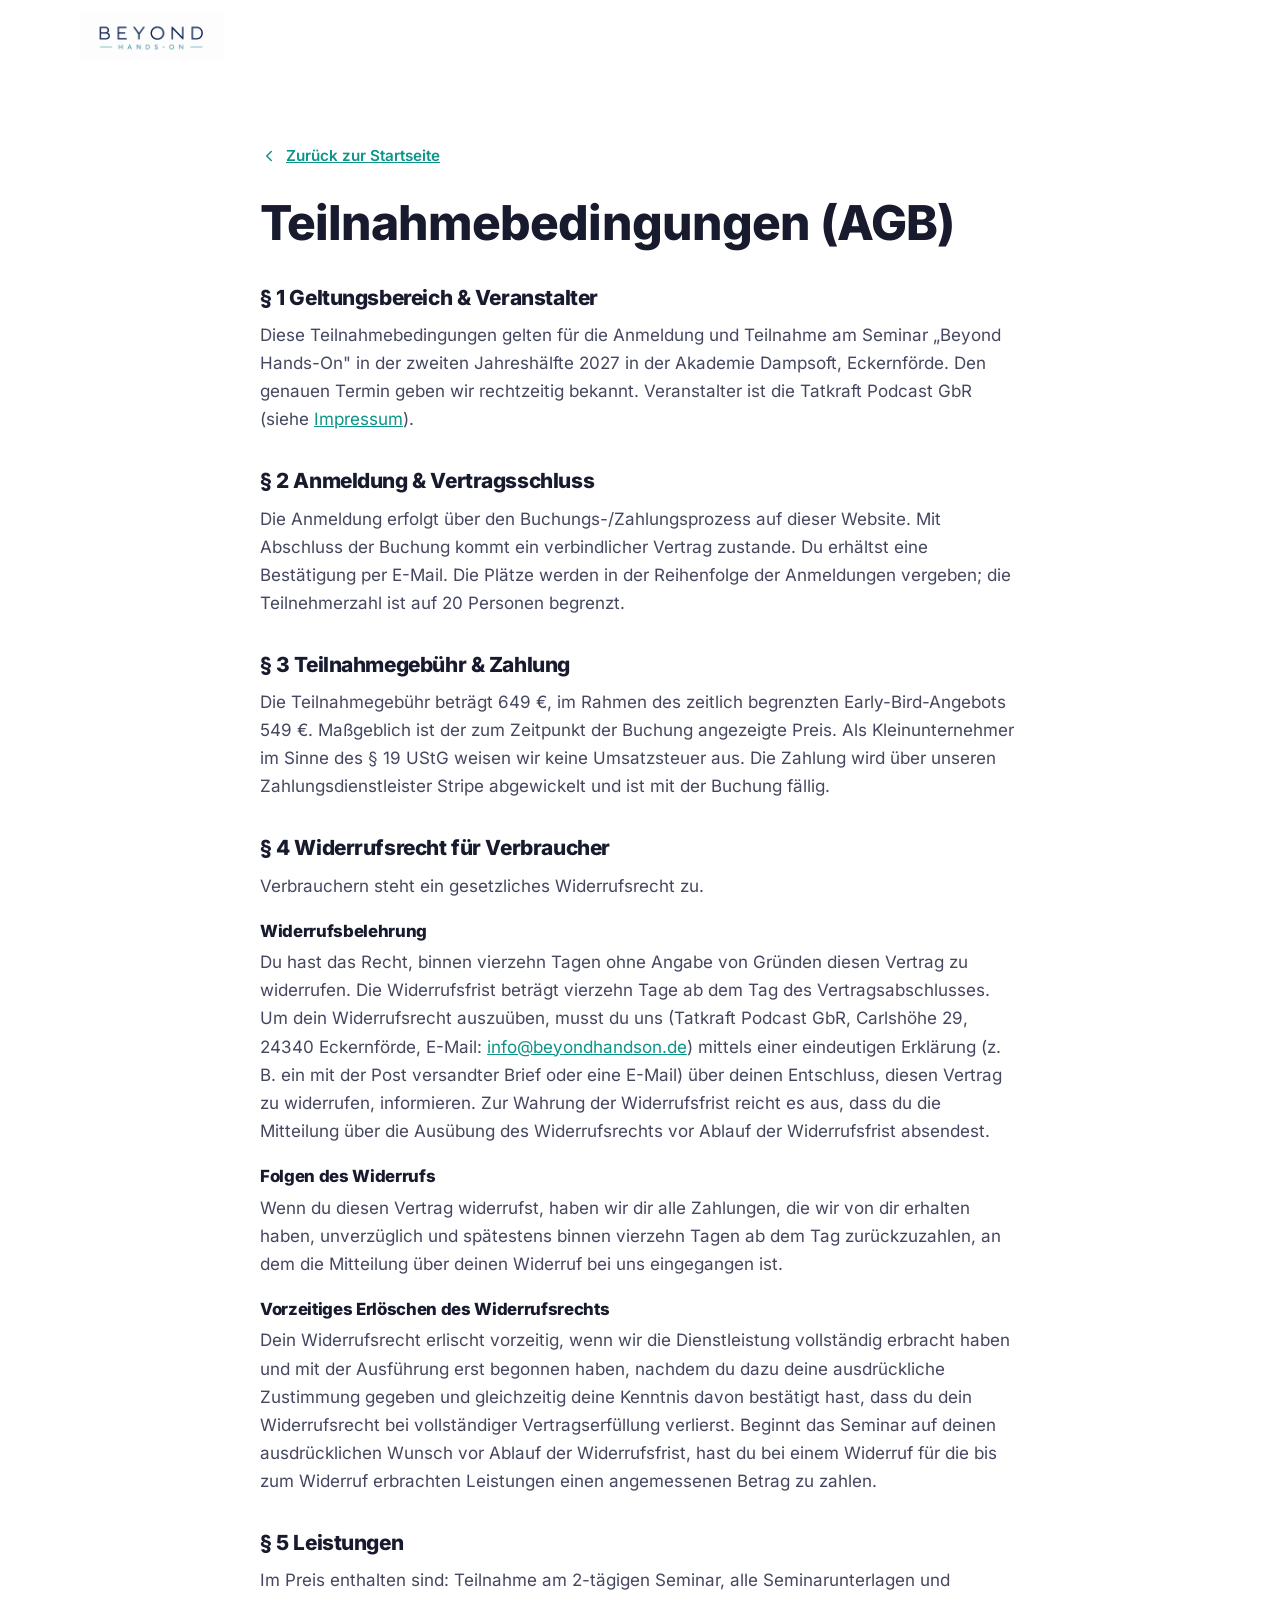
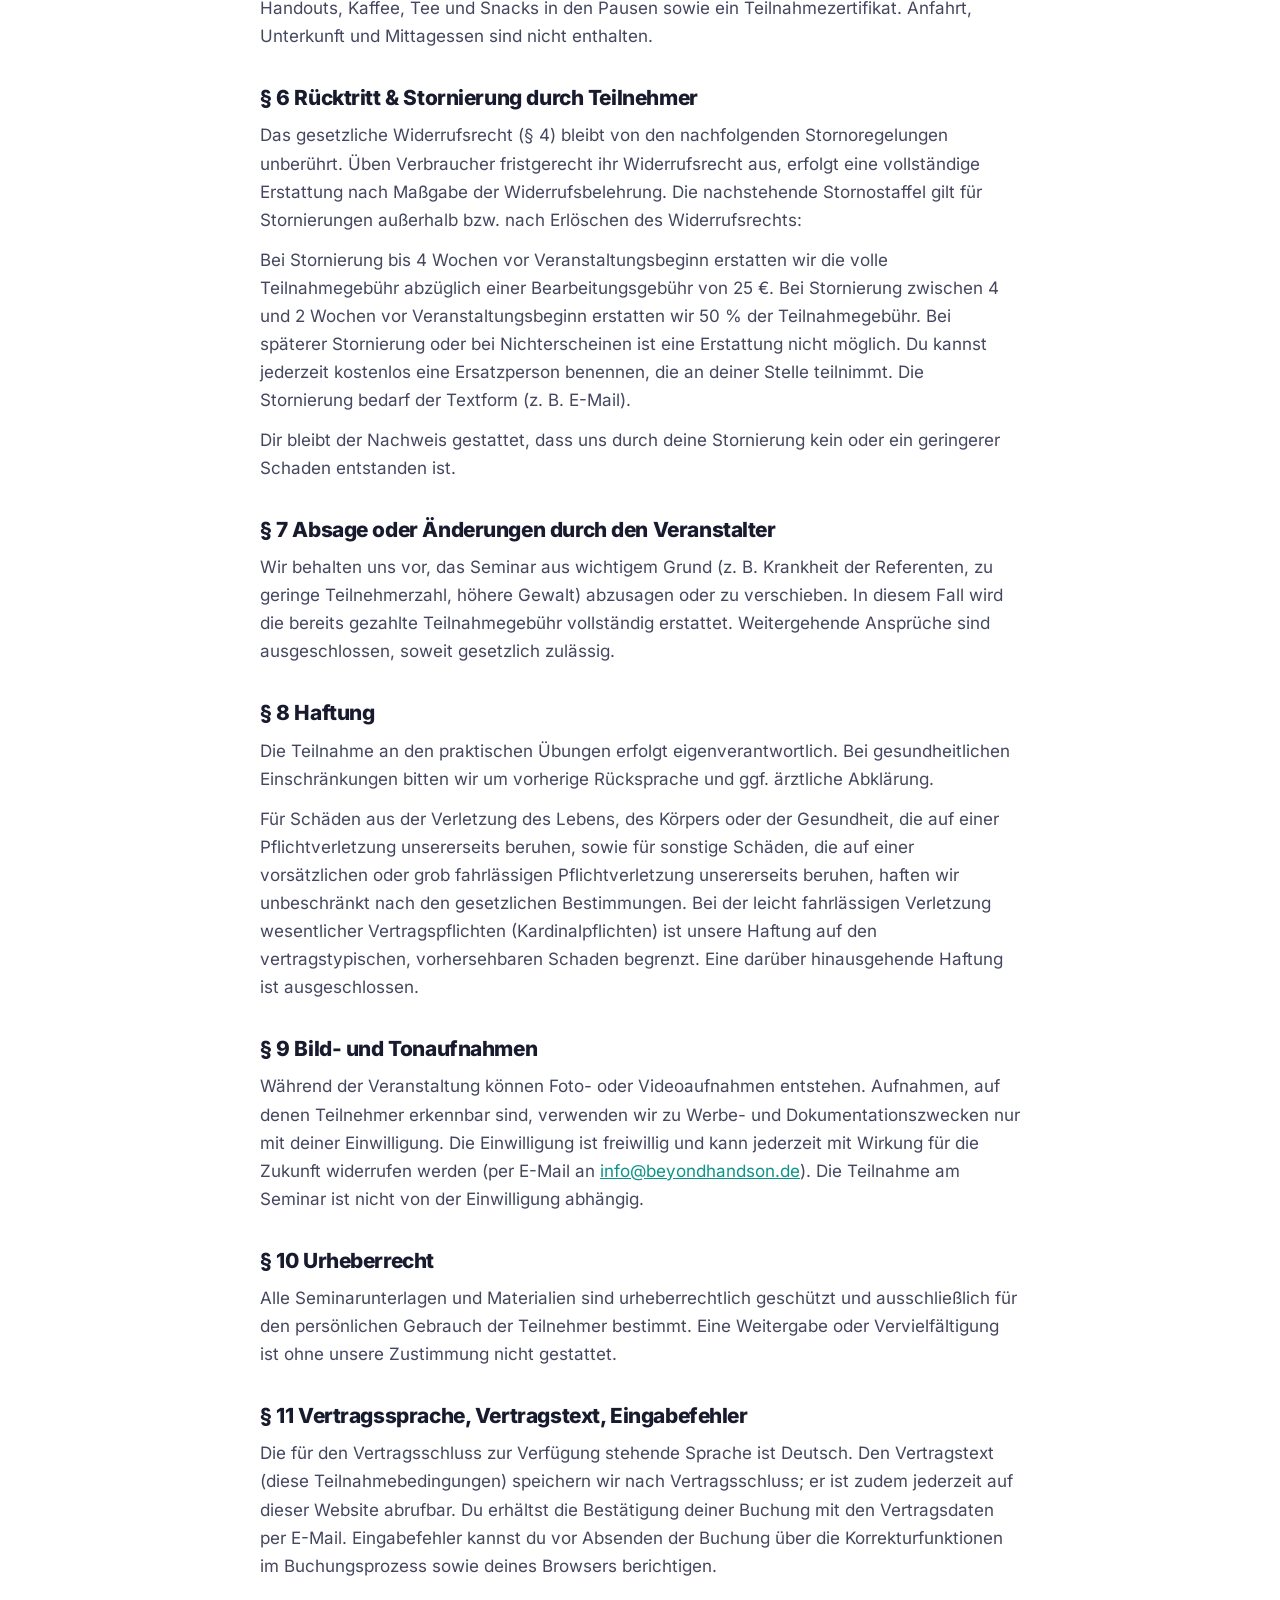
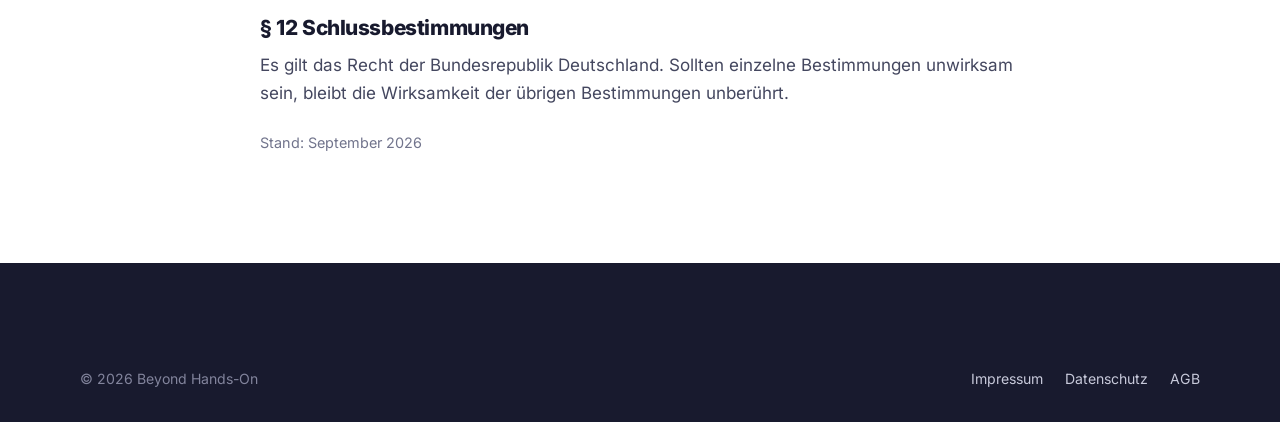
<file: agb.html>
<!DOCTYPE html>
<html lang="de">
<head>
  <meta charset="UTF-8" />
  <meta name="viewport" content="width=device-width, initial-scale=1" />
  <title>AGB / Teilnahmebedingungen — Beyond Hands-On</title>
  <meta name="robots" content="noindex" />
  <link rel="icon" href="/favicon.ico" sizes="any" />
  <link rel="apple-touch-icon" href="/apple-touch-icon.png" />
  <link rel="stylesheet" href="css/styles.css" />
</head>
<body>
  <header class="site-header">
    <div class="container">
      <a class="brand" href="index.html"><img class="brand__logo" src="logo.png" width="600" height="200" alt="Beyond Hands-On" /></a>
    </div>
  </header>

  <main class="legal">
    <div class="container container--narrow">
      <a class="legal__back" href="index.html">
        <svg viewBox="0 0 24 24" fill="none" stroke="currentColor" stroke-width="2" stroke-linecap="round" stroke-linejoin="round"><path d="M15 18l-6-6 6-6"/></svg>
        Zurück zur Startseite
      </a>

      <h1>Teilnahmebedingungen (AGB)</h1>

      <h2>§ 1 Geltungsbereich &amp; Veranstalter</h2>
      <p>Diese Teilnahmebedingungen gelten für die Anmeldung und Teilnahme am Seminar „Beyond Hands-On" in der
        zweiten Jahreshälfte 2027 in der Akademie Dampsoft, Eckernförde. Den genauen Termin geben wir
        rechtzeitig bekannt. Veranstalter ist die
        Tatkraft Podcast GbR (siehe <a href="impressum.html">Impressum</a>).</p>

      <h2>§ 2 Anmeldung &amp; Vertragsschluss</h2>
      <p>Die Anmeldung erfolgt über den Buchungs-/Zahlungsprozess auf dieser Website. Mit Abschluss der Buchung
        kommt ein verbindlicher Vertrag zustande. Du erhältst eine Bestätigung per E-Mail. Die Plätze werden in
        der Reihenfolge der Anmeldungen vergeben; die Teilnehmerzahl ist auf 20 Personen begrenzt.</p>

      <h2>§ 3 Teilnahmegebühr &amp; Zahlung</h2>
      <p>Die Teilnahmegebühr beträgt 649 €, im Rahmen des zeitlich begrenzten Early-Bird-Angebots 549 €.
        Maßgeblich ist der zum Zeitpunkt der Buchung angezeigte Preis. Als Kleinunternehmer im Sinne des § 19 UStG weisen wir keine
        Umsatzsteuer aus. Die Zahlung wird über unseren Zahlungsdienstleister Stripe abgewickelt und ist mit
        der Buchung fällig.</p>

      <h2>§ 4 Widerrufsrecht für Verbraucher</h2>
      <p>Verbrauchern steht ein gesetzliches Widerrufsrecht zu.</p>
      <h3>Widerrufsbelehrung</h3>
      <p>Du hast das Recht, binnen vierzehn Tagen ohne Angabe von Gründen diesen Vertrag zu widerrufen. Die
        Widerrufsfrist beträgt vierzehn Tage ab dem Tag des Vertragsabschlusses. Um dein Widerrufsrecht
        auszuüben, musst du uns (Tatkraft Podcast GbR, Carlshöhe 29, 24340 Eckernförde, E-Mail:
        <a href="mailto:info@beyondhandson.de">info@beyondhandson.de</a>) mittels einer eindeutigen Erklärung
        (z. B. ein mit der Post versandter Brief oder eine E-Mail) über deinen Entschluss, diesen Vertrag zu
        widerrufen, informieren. Zur Wahrung der Widerrufsfrist reicht es aus, dass du die Mitteilung über die
        Ausübung des Widerrufsrechts vor Ablauf der Widerrufsfrist absendest.</p>
      <h3>Folgen des Widerrufs</h3>
      <p>Wenn du diesen Vertrag widerrufst, haben wir dir alle Zahlungen, die wir von dir erhalten haben,
        unverzüglich und spätestens binnen vierzehn Tagen ab dem Tag zurückzuzahlen, an dem die Mitteilung über
        deinen Widerruf bei uns eingegangen ist.</p>
      <h3>Vorzeitiges Erlöschen des Widerrufsrechts</h3>
      <p>Dein Widerrufsrecht erlischt vorzeitig, wenn wir die Dienstleistung vollständig erbracht haben und mit
        der Ausführung erst begonnen haben, nachdem du dazu deine ausdrückliche Zustimmung gegeben und
        gleichzeitig deine Kenntnis davon bestätigt hast, dass du dein Widerrufsrecht bei vollständiger
        Vertragserfüllung verlierst. Beginnt das Seminar auf deinen ausdrücklichen Wunsch vor Ablauf der
        Widerrufsfrist, hast du bei einem Widerruf für die bis zum Widerruf erbrachten Leistungen einen
        angemessenen Betrag zu zahlen.</p>

      <h2>§ 5 Leistungen</h2>
      <p>Im Preis enthalten sind: Teilnahme am 2-tägigen Seminar, alle Seminarunterlagen und Handouts, Kaffee,
        Tee und Snacks in den Pausen sowie ein Teilnahmezertifikat. Anfahrt, Unterkunft und Mittagessen sind
        nicht enthalten.</p>

      <h2>§ 6 Rücktritt &amp; Stornierung durch Teilnehmer</h2>
      <p>Das gesetzliche Widerrufsrecht (§ 4) bleibt von den nachfolgenden Stornoregelungen unberührt. Üben
        Verbraucher fristgerecht ihr Widerrufsrecht aus, erfolgt eine vollständige Erstattung nach Maßgabe der
        Widerrufsbelehrung. Die nachstehende Stornostaffel gilt für Stornierungen außerhalb bzw. nach Erlöschen
        des Widerrufsrechts:</p>
      <p>Bei Stornierung bis 4 Wochen vor Veranstaltungsbeginn erstatten wir die volle Teilnahmegebühr abzüglich
        einer Bearbeitungsgebühr von 25 €. Bei Stornierung zwischen 4 und 2 Wochen vor Veranstaltungsbeginn
        erstatten wir 50 % der Teilnahmegebühr. Bei späterer Stornierung oder bei Nichterscheinen ist eine
        Erstattung nicht möglich. Du kannst jederzeit kostenlos eine Ersatzperson benennen, die an deiner Stelle
        teilnimmt. Die Stornierung bedarf der Textform (z. B. E-Mail).</p>
      <p>Dir bleibt der Nachweis gestattet, dass uns durch deine Stornierung kein oder ein geringerer Schaden
        entstanden ist.</p>

      <h2>§ 7 Absage oder Änderungen durch den Veranstalter</h2>
      <p>Wir behalten uns vor, das Seminar aus wichtigem Grund (z. B. Krankheit der Referenten, zu geringe
        Teilnehmerzahl, höhere Gewalt) abzusagen oder zu verschieben. In diesem Fall wird die bereits gezahlte
        Teilnahmegebühr vollständig erstattet. Weitergehende Ansprüche sind ausgeschlossen, soweit gesetzlich
        zulässig.</p>

      <h2>§ 8 Haftung</h2>
      <p>Die Teilnahme an den praktischen Übungen erfolgt eigenverantwortlich. Bei gesundheitlichen
        Einschränkungen bitten wir um vorherige Rücksprache und ggf. ärztliche Abklärung.</p>
      <p>Für Schäden aus der Verletzung des Lebens, des Körpers oder der Gesundheit, die auf einer
        Pflichtverletzung unsererseits beruhen, sowie für sonstige Schäden, die auf einer vorsätzlichen oder
        grob fahrlässigen Pflichtverletzung unsererseits beruhen, haften wir unbeschränkt nach den gesetzlichen
        Bestimmungen. Bei der leicht fahrlässigen Verletzung wesentlicher Vertragspflichten (Kardinalpflichten)
        ist unsere Haftung auf den vertragstypischen, vorhersehbaren Schaden begrenzt. Eine darüber hinausgehende
        Haftung ist ausgeschlossen.</p>

      <h2>§ 9 Bild- und Tonaufnahmen</h2>
      <p>Während der Veranstaltung können Foto- oder Videoaufnahmen entstehen. Aufnahmen, auf denen Teilnehmer
        erkennbar sind, verwenden wir zu Werbe- und Dokumentationszwecken nur mit deiner Einwilligung. Die
        Einwilligung ist freiwillig und kann jederzeit mit Wirkung für die Zukunft widerrufen werden (per E-Mail
        an <a href="mailto:info@beyondhandson.de">info@beyondhandson.de</a>). Die Teilnahme am Seminar ist nicht
        von der Einwilligung abhängig.</p>

      <h2>§ 10 Urheberrecht</h2>
      <p>Alle Seminarunterlagen und Materialien sind urheberrechtlich geschützt und ausschließlich für den
        persönlichen Gebrauch der Teilnehmer bestimmt. Eine Weitergabe oder Vervielfältigung ist ohne unsere
        Zustimmung nicht gestattet.</p>

      <h2>§ 11 Vertragssprache, Vertragstext, Eingabefehler</h2>
      <p>Die für den Vertragsschluss zur Verfügung stehende Sprache ist Deutsch. Den Vertragstext (diese
        Teilnahmebedingungen) speichern wir nach Vertragsschluss; er ist zudem jederzeit auf dieser Website
        abrufbar. Du erhältst die Bestätigung deiner Buchung mit den Vertragsdaten per E-Mail. Eingabefehler
        kannst du vor Absenden der Buchung über die Korrekturfunktionen im Buchungsprozess sowie deines Browsers
        berichtigen.</p>

      <h2>§ 12 Schlussbestimmungen</h2>
      <p>Es gilt das Recht der Bundesrepublik Deutschland. Sollten einzelne Bestimmungen unwirksam sein, bleibt
        die Wirksamkeit der übrigen Bestimmungen unberührt.</p>

      <p style="margin-top:24px;color:var(--muted);font-size:.9rem;">Stand: September 2026</p>
    </div>
  </main>

  <footer class="site-footer">
    <div class="container">
      <div class="footer__bottom" style="margin-top:0;border-top:0;">
        <span>© <span id="year">2026</span> Beyond Hands-On</span>
        <nav class="footer__legal" aria-label="Rechtliches">
          <a href="impressum.html">Impressum</a>
          <a href="datenschutz.html">Datenschutz</a>
          <a href="agb.html">AGB</a>
        </nav>
      </div>
    </div>
  </footer>
  <script src="js/main.js" defer></script>
</body>
</html>
</file>
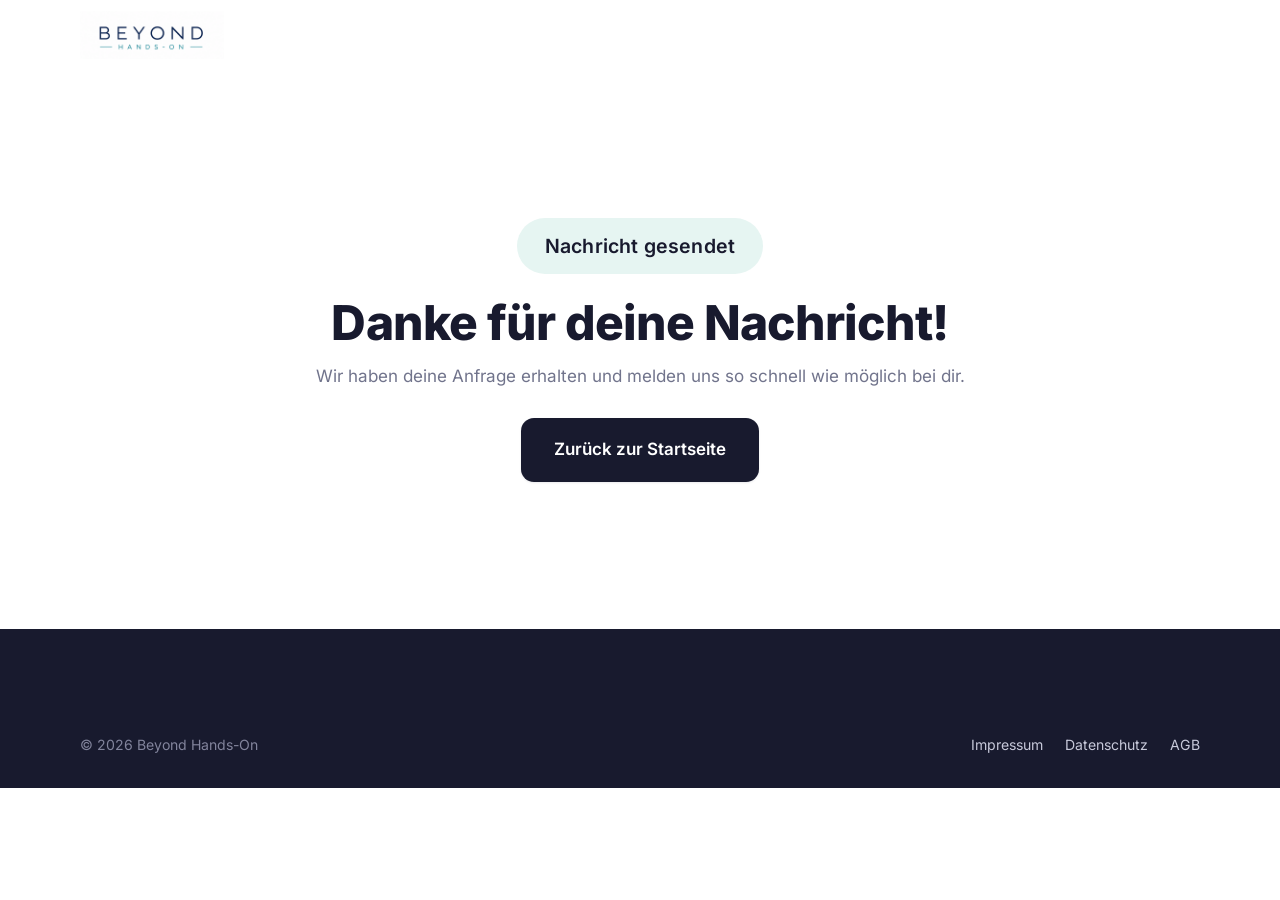
<file: danke.html>
<!DOCTYPE html>
<html lang="de">
<head>
  <meta charset="UTF-8" />
  <meta name="viewport" content="width=device-width, initial-scale=1" />
  <title>Danke — Beyond Hands-On</title>
  <meta name="robots" content="noindex" />
  <link rel="icon" href="/favicon.ico" sizes="any" />
  <link rel="apple-touch-icon" href="/apple-touch-icon.png" />
  <link rel="stylesheet" href="css/styles.css" />
</head>
<body>
  <header class="site-header">
    <div class="container">
      <a class="brand" href="index.html"><img class="brand__logo" src="logo.png" width="600" height="200" alt="Beyond Hands-On" /></a>
    </div>
  </header>

  <main class="section" style="min-height:62vh; display:grid; place-items:center; text-align:center;">
    <div class="container container--narrow">
      <span class="badge">Nachricht gesendet</span>
      <h1 style="font-size:clamp(2rem,5vw,3rem); margin:22px 0 12px;">Danke für deine Nachricht!</h1>
      <p style="color:var(--muted); margin-bottom:28px;">Wir haben deine Anfrage erhalten und melden uns so schnell wie möglich bei dir.</p>
      <a class="btn btn--primary btn--lg" href="index.html">Zurück zur Startseite</a>
    </div>
  </main>

  <footer class="site-footer">
    <div class="container">
      <div class="footer__bottom" style="margin-top:0;border-top:0;">
        <span>© <span id="year">2026</span> Beyond Hands-On</span>
        <nav class="footer__legal" aria-label="Rechtliches">
          <a href="impressum.html">Impressum</a>
          <a href="datenschutz.html">Datenschutz</a>
          <a href="agb.html">AGB</a>
        </nav>
      </div>
    </div>
  </footer>
  <script src="js/main.js" defer></script>
</body>
</html>
</file>
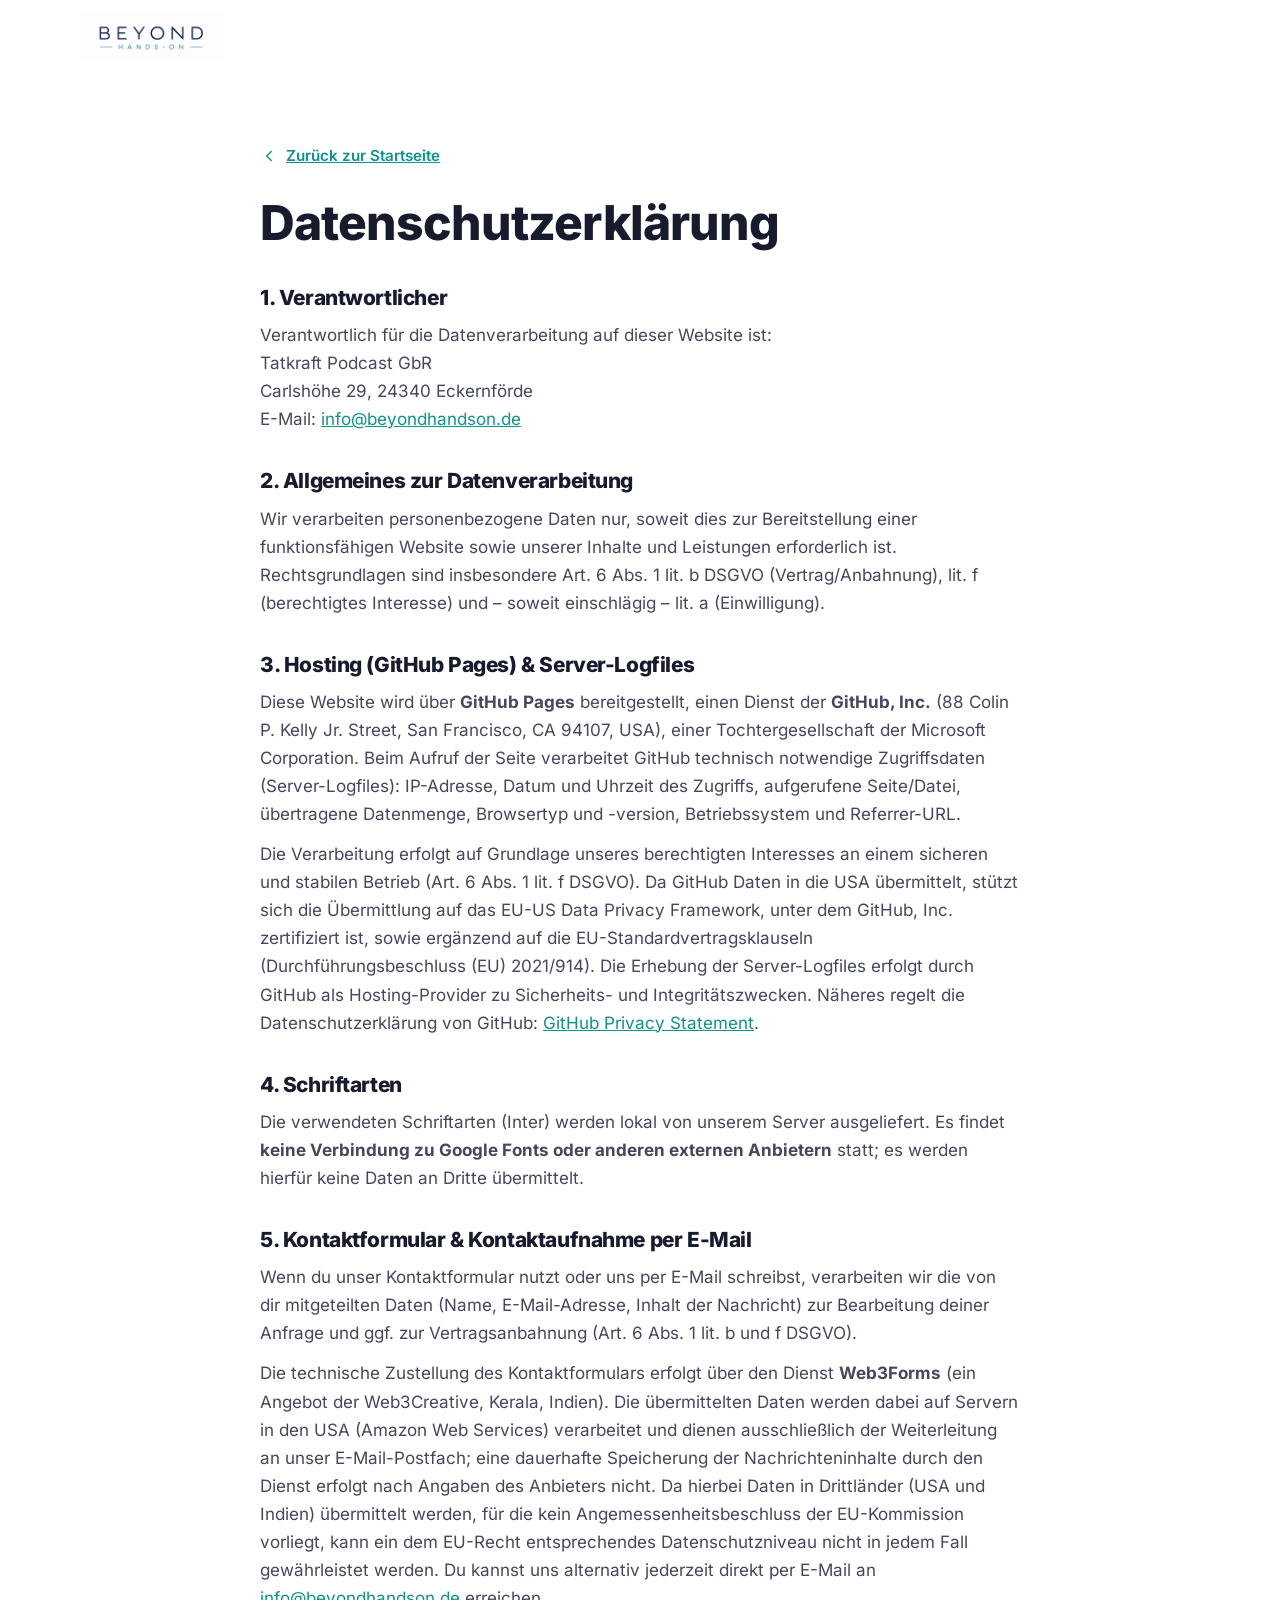
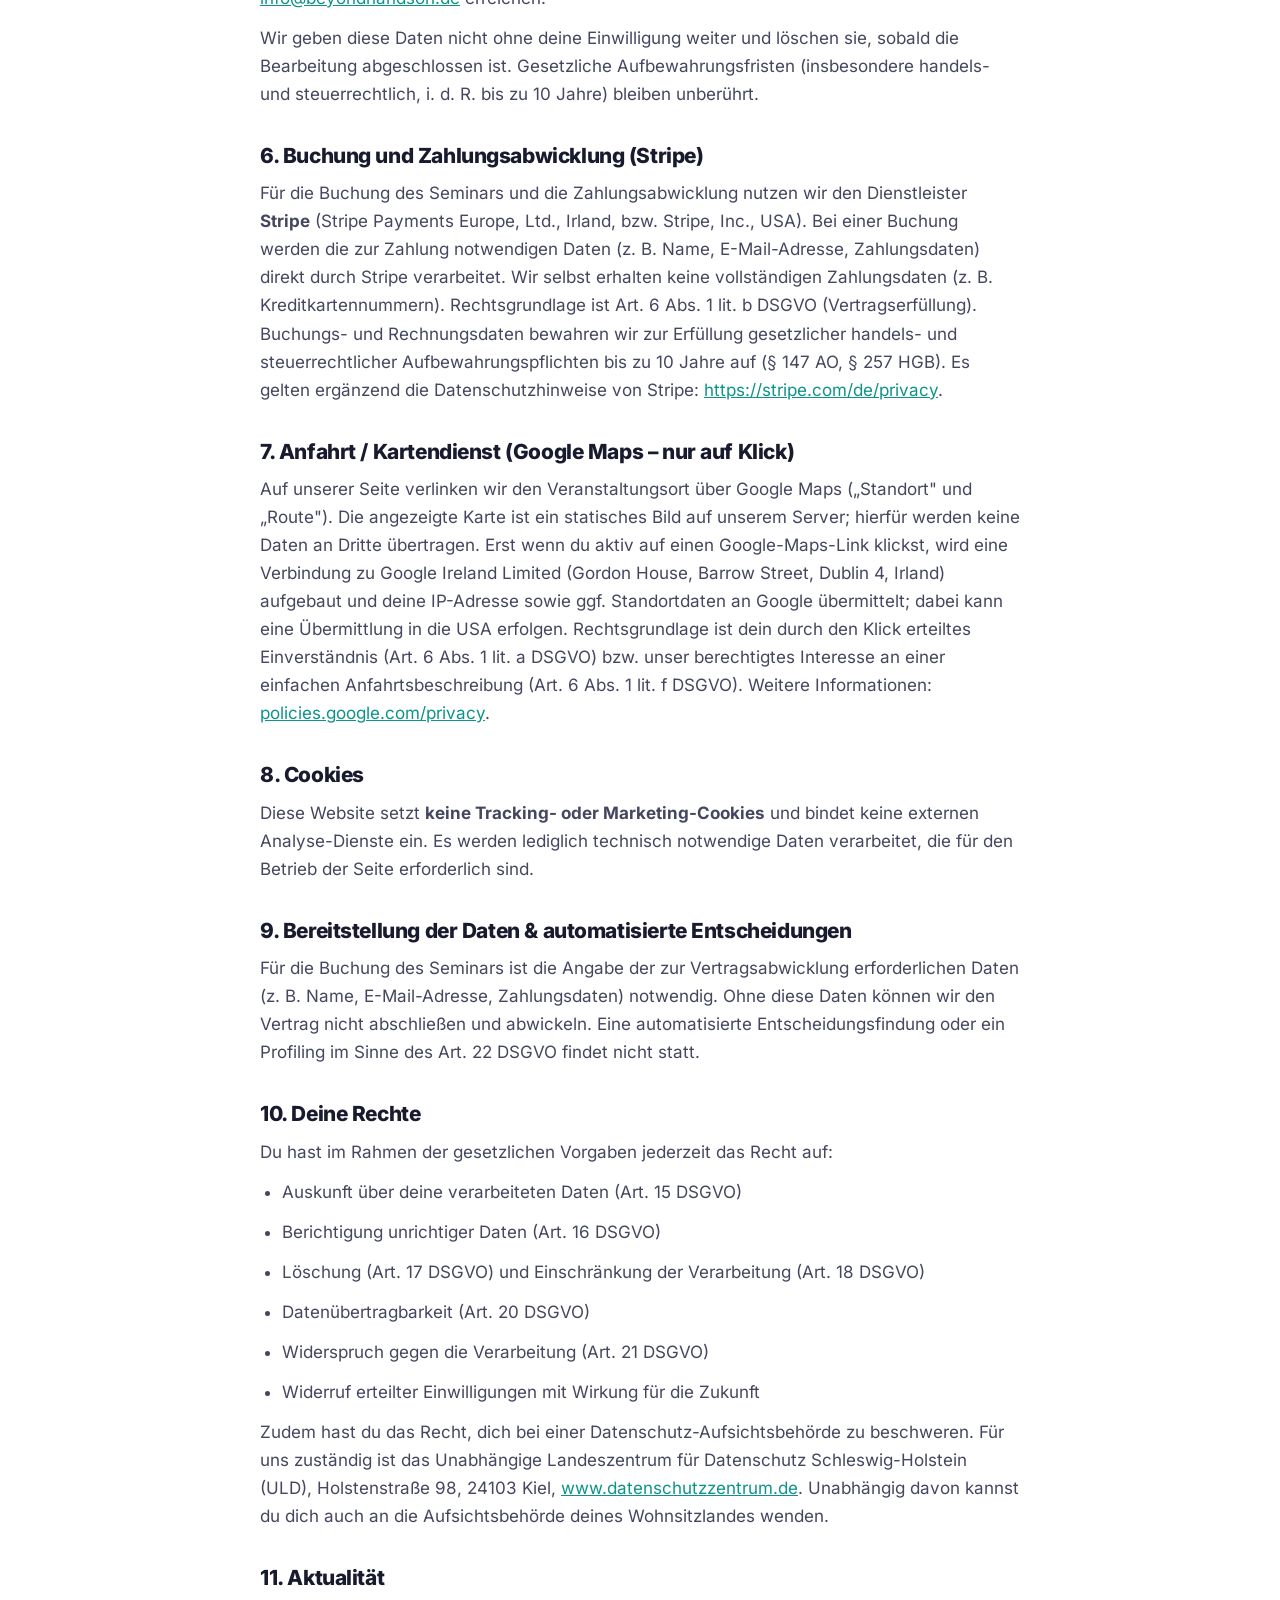
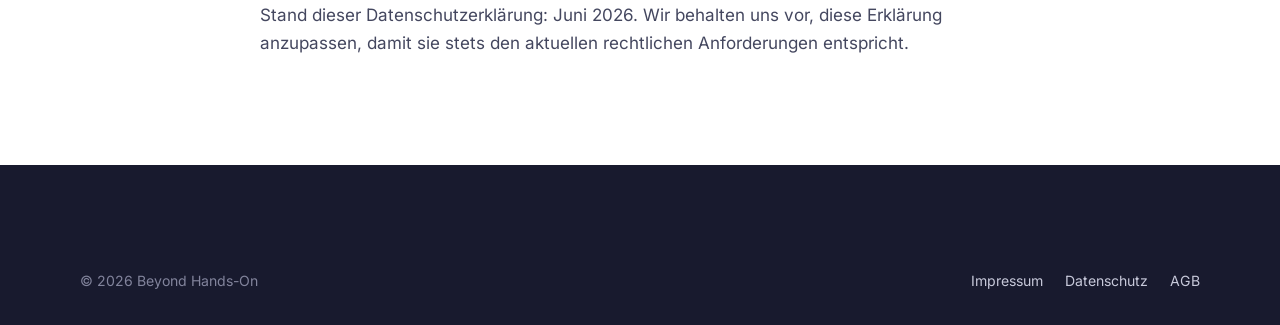
<file: datenschutz.html>
<!DOCTYPE html>
<html lang="de">
<head>
  <meta charset="UTF-8" />
  <meta name="viewport" content="width=device-width, initial-scale=1" />
  <title>Datenschutzerklärung — Beyond Hands-On</title>
  <meta name="robots" content="noindex" />
  <link rel="icon" href="/favicon.ico" sizes="any" />
  <link rel="apple-touch-icon" href="/apple-touch-icon.png" />
  <link rel="stylesheet" href="css/styles.css" />
</head>
<body>
  <header class="site-header">
    <div class="container">
      <a class="brand" href="index.html"><img class="brand__logo" src="logo.png" width="600" height="200" alt="Beyond Hands-On" /></a>
    </div>
  </header>

  <main class="legal">
    <div class="container container--narrow">
      <a class="legal__back" href="index.html">
        <svg viewBox="0 0 24 24" fill="none" stroke="currentColor" stroke-width="2" stroke-linecap="round" stroke-linejoin="round"><path d="M15 18l-6-6 6-6"/></svg>
        Zurück zur Startseite
      </a>

      <h1>Datenschutzerklärung</h1>

      <h2>1. Verantwortlicher</h2>
      <p>
        Verantwortlich für die Datenverarbeitung auf dieser Website ist:<br>
        Tatkraft Podcast GbR<br>
        Carlshöhe 29, 24340 Eckernförde<br>
        E-Mail: <a href="mailto:info@beyondhandson.de">info@beyondhandson.de</a>
      </p>

      <h2>2. Allgemeines zur Datenverarbeitung</h2>
      <p>Wir verarbeiten personenbezogene Daten nur, soweit dies zur Bereitstellung einer funktionsfähigen
        Website sowie unserer Inhalte und Leistungen erforderlich ist. Rechtsgrundlagen sind insbesondere
        Art. 6 Abs. 1 lit. b DSGVO (Vertrag/Anbahnung), lit. f (berechtigtes Interesse) und – soweit
        einschlägig – lit. a (Einwilligung).</p>

      <h2>3. Hosting (GitHub Pages) &amp; Server-Logfiles</h2>
      <p>Diese Website wird über <strong>GitHub Pages</strong> bereitgestellt, einen Dienst der
        <strong>GitHub, Inc.</strong> (88 Colin P. Kelly Jr. Street, San Francisco, CA 94107, USA), einer
        Tochtergesellschaft der Microsoft Corporation. Beim Aufruf der Seite verarbeitet GitHub technisch
        notwendige Zugriffsdaten (Server-Logfiles): IP-Adresse, Datum und Uhrzeit des Zugriffs, aufgerufene
        Seite/Datei, übertragene Datenmenge, Browsertyp und -version, Betriebssystem und Referrer-URL.</p>
      <p>Die Verarbeitung erfolgt auf Grundlage unseres berechtigten Interesses an einem sicheren und stabilen
        Betrieb (Art. 6 Abs. 1 lit. f DSGVO). Da GitHub Daten in die USA übermittelt, stützt sich die
        Übermittlung auf das EU-US Data Privacy Framework, unter dem GitHub, Inc. zertifiziert ist, sowie
        ergänzend auf die EU-Standardvertragsklauseln (Durchführungsbeschluss (EU) 2021/914). Die Erhebung der
        Server-Logfiles erfolgt durch GitHub als Hosting-Provider zu Sicherheits- und Integritätszwecken.
        Näheres regelt die Datenschutzerklärung von GitHub:
        <a href="https://docs.github.com/en/site-policy/privacy-policies/github-general-privacy-statement" target="_blank" rel="noopener">GitHub Privacy Statement</a>.</p>

      <h2>4. Schriftarten</h2>
      <p>Die verwendeten Schriftarten (Inter) werden lokal von unserem Server ausgeliefert. Es findet
        <strong>keine Verbindung zu Google Fonts oder anderen externen Anbietern</strong> statt; es werden
        hierfür keine Daten an Dritte übermittelt.</p>

      <h2>5. Kontaktformular &amp; Kontaktaufnahme per E-Mail</h2>
      <p>Wenn du unser Kontaktformular nutzt oder uns per E-Mail schreibst, verarbeiten wir die von dir
        mitgeteilten Daten (Name, E-Mail-Adresse, Inhalt der Nachricht) zur Bearbeitung deiner Anfrage und ggf.
        zur Vertragsanbahnung (Art. 6 Abs. 1 lit. b und f DSGVO).</p>
      <p>Die technische Zustellung des Kontaktformulars erfolgt über den Dienst <strong>Web3Forms</strong>
        (ein Angebot der Web3Creative, Kerala, Indien). Die übermittelten Daten werden dabei auf Servern in den
        USA (Amazon Web Services) verarbeitet und dienen ausschließlich der Weiterleitung an unser
        E-Mail-Postfach; eine dauerhafte Speicherung der Nachrichteninhalte durch den Dienst erfolgt nach
        Angaben des Anbieters nicht. Da hierbei Daten in Drittländer (USA und Indien) übermittelt werden, für
        die kein Angemessenheitsbeschluss der EU-Kommission vorliegt, kann ein dem EU-Recht entsprechendes
        Datenschutzniveau nicht in jedem Fall gewährleistet werden. Du kannst uns alternativ jederzeit direkt
        per E-Mail an <a href="mailto:info@beyondhandson.de">info@beyondhandson.de</a> erreichen.</p>
      <p>Wir geben diese Daten nicht ohne deine Einwilligung weiter und löschen sie, sobald die Bearbeitung
        abgeschlossen ist. Gesetzliche Aufbewahrungsfristen (insbesondere handels- und steuerrechtlich,
        i. d. R. bis zu 10 Jahre) bleiben unberührt.</p>

      <h2>6. Buchung und Zahlungsabwicklung (Stripe)</h2>
      <p>Für die Buchung des Seminars und die Zahlungsabwicklung nutzen wir den Dienstleister
        <strong>Stripe</strong> (Stripe Payments Europe, Ltd., Irland, bzw. Stripe, Inc., USA). Bei einer
        Buchung werden die zur Zahlung notwendigen Daten (z. B. Name, E-Mail-Adresse, Zahlungsdaten) direkt
        durch Stripe verarbeitet. Wir selbst erhalten keine vollständigen Zahlungsdaten (z. B.
        Kreditkartennummern). Rechtsgrundlage ist Art. 6 Abs. 1 lit. b DSGVO (Vertragserfüllung). Buchungs- und
        Rechnungsdaten bewahren wir zur Erfüllung gesetzlicher handels- und steuerrechtlicher
        Aufbewahrungspflichten bis zu 10 Jahre auf (§ 147 AO, § 257 HGB). Es gelten ergänzend die
        Datenschutzhinweise von Stripe:
        <a href="https://stripe.com/de/privacy" target="_blank" rel="noopener">https://stripe.com/de/privacy</a>.</p>

      <h2>7. Anfahrt / Kartendienst (Google Maps – nur auf Klick)</h2>
      <p>Auf unserer Seite verlinken wir den Veranstaltungsort über Google Maps („Standort" und „Route"). Die
        angezeigte Karte ist ein statisches Bild auf unserem Server; hierfür werden keine Daten an Dritte
        übertragen. Erst wenn du aktiv auf einen Google-Maps-Link klickst, wird eine Verbindung zu Google
        Ireland Limited (Gordon House, Barrow Street, Dublin 4, Irland) aufgebaut und deine IP-Adresse sowie
        ggf. Standortdaten an Google übermittelt; dabei kann eine Übermittlung in die USA erfolgen.
        Rechtsgrundlage ist dein durch den Klick erteiltes Einverständnis (Art. 6 Abs. 1 lit. a DSGVO) bzw.
        unser berechtigtes Interesse an einer einfachen Anfahrtsbeschreibung (Art. 6 Abs. 1 lit. f DSGVO).
        Weitere Informationen: <a href="https://policies.google.com/privacy" target="_blank" rel="noopener">policies.google.com/privacy</a>.</p>

      <h2>8. Cookies</h2>
      <p>Diese Website setzt <strong>keine Tracking- oder Marketing-Cookies</strong> und bindet keine externen
        Analyse-Dienste ein. Es werden lediglich technisch notwendige Daten verarbeitet, die für den Betrieb
        der Seite erforderlich sind.</p>

      <h2>9. Bereitstellung der Daten &amp; automatisierte Entscheidungen</h2>
      <p>Für die Buchung des Seminars ist die Angabe der zur Vertragsabwicklung erforderlichen Daten (z. B.
        Name, E-Mail-Adresse, Zahlungsdaten) notwendig. Ohne diese Daten können wir den Vertrag nicht
        abschließen und abwickeln. Eine automatisierte Entscheidungsfindung oder ein Profiling im Sinne des
        Art. 22 DSGVO findet nicht statt.</p>

      <h2>10. Deine Rechte</h2>
      <p>Du hast im Rahmen der gesetzlichen Vorgaben jederzeit das Recht auf:</p>
      <ul>
        <li>Auskunft über deine verarbeiteten Daten (Art. 15 DSGVO)</li>
        <li>Berichtigung unrichtiger Daten (Art. 16 DSGVO)</li>
        <li>Löschung (Art. 17 DSGVO) und Einschränkung der Verarbeitung (Art. 18 DSGVO)</li>
        <li>Datenübertragbarkeit (Art. 20 DSGVO)</li>
        <li>Widerspruch gegen die Verarbeitung (Art. 21 DSGVO)</li>
        <li>Widerruf erteilter Einwilligungen mit Wirkung für die Zukunft</li>
      </ul>
      <p>Zudem hast du das Recht, dich bei einer Datenschutz-Aufsichtsbehörde zu beschweren. Für uns zuständig
        ist das Unabhängige Landeszentrum für Datenschutz Schleswig-Holstein (ULD), Holstenstraße 98,
        24103 Kiel, <a href="https://www.datenschutzzentrum.de" target="_blank" rel="noopener">www.datenschutzzentrum.de</a>.
        Unabhängig davon kannst du dich auch an die Aufsichtsbehörde deines Wohnsitzlandes wenden.</p>

      <h2>11. Aktualität</h2>
      <p>Stand dieser Datenschutzerklärung: Juni 2026. Wir behalten uns vor, diese Erklärung anzupassen, damit
        sie stets den aktuellen rechtlichen Anforderungen entspricht.</p>
    </div>
  </main>

  <footer class="site-footer">
    <div class="container">
      <div class="footer__bottom" style="margin-top:0;border-top:0;">
        <span>© <span id="year">2026</span> Beyond Hands-On</span>
        <nav class="footer__legal" aria-label="Rechtliches">
          <a href="impressum.html">Impressum</a>
          <a href="datenschutz.html">Datenschutz</a>
          <a href="agb.html">AGB</a>
        </nav>
      </div>
    </div>
  </footer>
  <script src="js/main.js" defer></script>
</body>
</html>
</file>
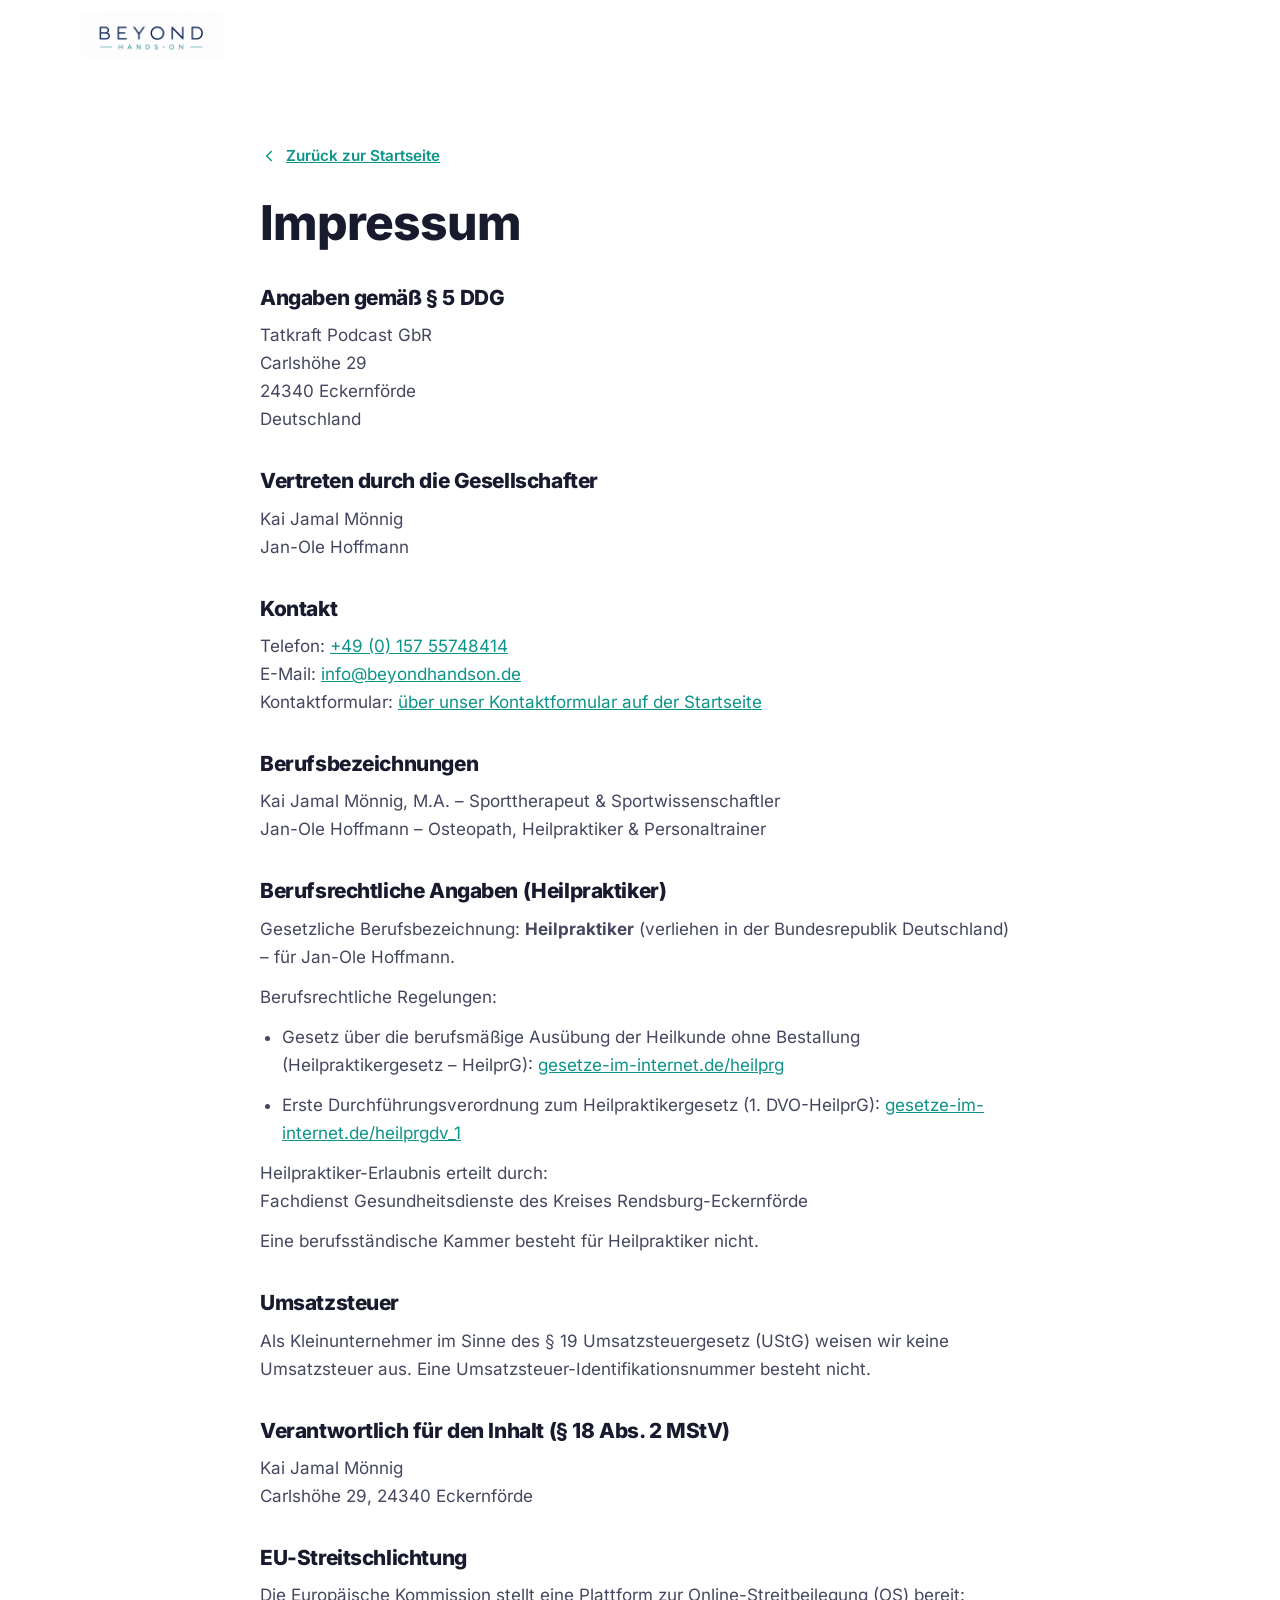
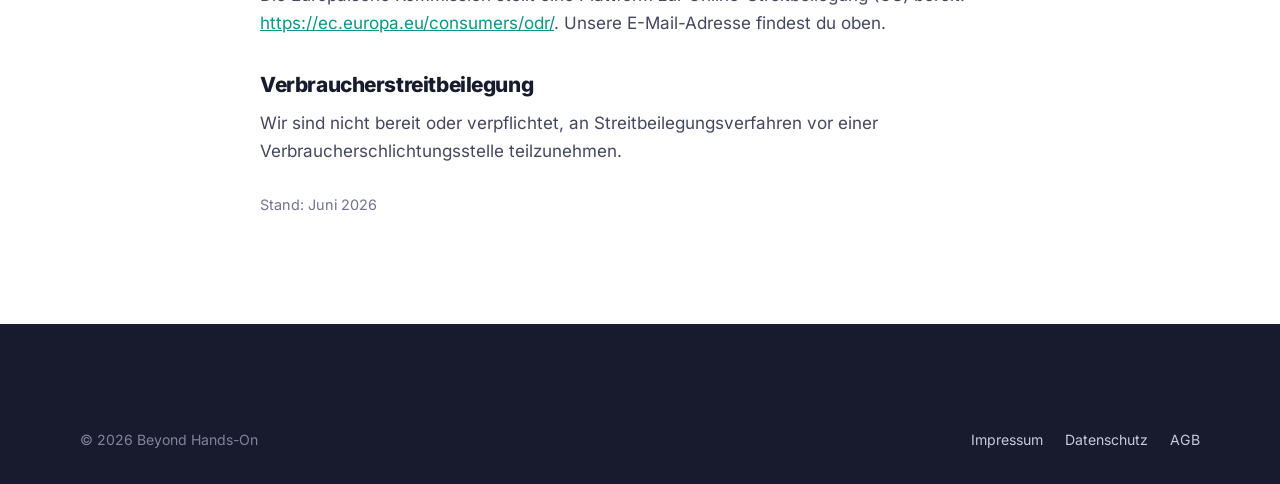
<file: impressum.html>
<!DOCTYPE html>
<html lang="de">
<head>
  <meta charset="UTF-8" />
  <meta name="viewport" content="width=device-width, initial-scale=1" />
  <title>Impressum — Beyond Hands-On</title>
  <meta name="robots" content="noindex" />
  <link rel="icon" href="/favicon.ico" sizes="any" />
  <link rel="apple-touch-icon" href="/apple-touch-icon.png" />
  <link rel="stylesheet" href="css/styles.css" />
</head>
<body>
  <header class="site-header">
    <div class="container">
      <a class="brand" href="index.html"><img class="brand__logo" src="logo.png" width="600" height="200" alt="Beyond Hands-On" /></a>
    </div>
  </header>

  <main class="legal">
    <div class="container container--narrow">
      <a class="legal__back" href="index.html">
        <svg viewBox="0 0 24 24" fill="none" stroke="currentColor" stroke-width="2" stroke-linecap="round" stroke-linejoin="round"><path d="M15 18l-6-6 6-6"/></svg>
        Zurück zur Startseite
      </a>

      <h1>Impressum</h1>

      <h2>Angaben gemäß § 5 DDG</h2>
      <p>
        Tatkraft Podcast GbR<br>
        Carlshöhe 29<br>
        24340 Eckernförde<br>
        Deutschland
      </p>

      <h2>Vertreten durch die Gesellschafter</h2>
      <p>
        Kai Jamal Mönnig<br>
        Jan-Ole Hoffmann
      </p>

      <h2>Kontakt</h2>
      <p>
        Telefon: <a href="tel:+4915755748414">+49 (0) 157 55748414</a><br>
        E-Mail: <a href="mailto:info@beyondhandson.de">info@beyondhandson.de</a><br>
        Kontaktformular: <a href="index.html#kontakt">über unser Kontaktformular auf der Startseite</a>
      </p>

      <h2>Berufsbezeichnungen</h2>
      <p>
        Kai Jamal Mönnig, M.A. – Sporttherapeut &amp; Sportwissenschaftler<br>
        Jan-Ole Hoffmann – Osteopath, Heilpraktiker &amp; Personaltrainer
      </p>

      <h2>Berufsrechtliche Angaben (Heilpraktiker)</h2>
      <p>
        Gesetzliche Berufsbezeichnung: <strong>Heilpraktiker</strong> (verliehen in der Bundesrepublik Deutschland)
        – für Jan-Ole Hoffmann.
      </p>
      <p>Berufsrechtliche Regelungen:</p>
      <ul>
        <li>Gesetz über die berufsmäßige Ausübung der Heilkunde ohne Bestallung (Heilpraktikergesetz – HeilprG):
          <a href="https://www.gesetze-im-internet.de/heilprg/" target="_blank" rel="noopener">gesetze-im-internet.de/heilprg</a></li>
        <li>Erste Durchführungsverordnung zum Heilpraktikergesetz (1. DVO-HeilprG):
          <a href="https://www.gesetze-im-internet.de/heilprgdv_1/" target="_blank" rel="noopener">gesetze-im-internet.de/heilprgdv_1</a></li>
      </ul>
      <p>
        Heilpraktiker-Erlaubnis erteilt durch:<br>
        Fachdienst Gesundheitsdienste des Kreises Rendsburg-Eckernförde
      </p>
      <p>Eine berufsständische Kammer besteht für Heilpraktiker nicht.</p>

      <h2>Umsatzsteuer</h2>
      <p>
        Als Kleinunternehmer im Sinne des § 19 Umsatzsteuergesetz (UStG) weisen wir keine Umsatzsteuer aus.
        Eine Umsatzsteuer-Identifikationsnummer besteht nicht.
      </p>

      <h2>Verantwortlich für den Inhalt (§ 18 Abs. 2 MStV)</h2>
      <p>
        Kai Jamal Mönnig<br>
        Carlshöhe 29, 24340 Eckernförde
      </p>

      <h2>EU-Streitschlichtung</h2>
      <p>
        Die Europäische Kommission stellt eine Plattform zur Online-Streitbeilegung (OS) bereit:
        <a href="https://ec.europa.eu/consumers/odr/" target="_blank" rel="noopener">https://ec.europa.eu/consumers/odr/</a>.
        Unsere E-Mail-Adresse findest du oben.
      </p>

      <h2>Verbraucherstreitbeilegung</h2>
      <p>
        Wir sind nicht bereit oder verpflichtet, an Streitbeilegungsverfahren vor einer
        Verbraucherschlichtungsstelle teilzunehmen.
      </p>

      <p style="margin-top:28px;color:var(--muted);font-size:.9rem;">Stand: Juni 2026</p>
    </div>
  </main>

  <footer class="site-footer">
    <div class="container">
      <div class="footer__bottom" style="margin-top:0;border-top:0;">
        <span>© <span id="year">2026</span> Beyond Hands-On</span>
        <nav class="footer__legal" aria-label="Rechtliches">
          <a href="impressum.html">Impressum</a>
          <a href="datenschutz.html">Datenschutz</a>
          <a href="agb.html">AGB</a>
        </nav>
      </div>
    </div>
  </footer>
  <script src="js/main.js" defer></script>
</body>
</html>
</file>
<file: css/styles.css>
/* ==========================================================================
   Beyond Hands-On — Workshop Landingpage
   Selbst gehostete Schriften, keine externen CDNs (DSGVO-konform).
   ========================================================================== */

/* ---- Fonts (selbst gehostet) ------------------------------------------- */
@font-face {
  font-family: "Inter";
  font-style: normal;
  font-weight: 400;
  font-display: swap;
  src: url("../fonts/inter-400.woff2") format("woff2");
}
@font-face {
  font-family: "Inter";
  font-style: normal;
  font-weight: 500;
  font-display: swap;
  src: url("../fonts/inter-500.woff2") format("woff2");
}
@font-face {
  font-family: "Inter";
  font-style: normal;
  font-weight: 600;
  font-display: swap;
  src: url("../fonts/inter-600.woff2") format("woff2");
}
@font-face {
  font-family: "Inter";
  font-style: normal;
  font-weight: 700;
  font-display: swap;
  src: url("../fonts/inter-700.woff2") format("woff2");
}
@font-face {
  font-family: "Inter";
  font-style: normal;
  font-weight: 800;
  font-display: swap;
  src: url("../fonts/inter-800.woff2") format("woff2");
}

/* ---- Design Tokens ------------------------------------------------------ */
:root {
  --ink: #181a2e;          /* Überschriften, Primärbuttons */
  --body: #44475f;         /* Fließtext */
  --muted: #71748c;        /* sekundär */
  --bg: #ffffff;
  --bg-alt: #f7f8fc;       /* abwechselnde Sektionen */
  --line: #e9eaf2;         /* Rahmen */
  --accent: #0d9488;       /* Türkis – passend zum Logo */
  --accent-soft: #e6f5f2;  /* Pills, Badges, Icon-Flächen */

  --radius: 16px;
  --radius-sm: 11px;
  --radius-lg: 22px;

  --shadow-sm: 0 1px 2px rgba(24, 26, 46, .05), 0 1px 3px rgba(24, 26, 46, .04);
  --shadow-md: 0 6px 24px rgba(24, 26, 46, .07), 0 2px 6px rgba(24, 26, 46, .04);
  --shadow-lg: 0 18px 50px rgba(24, 26, 46, .12), 0 4px 14px rgba(24, 26, 46, .06);

  --container: 1120px;
  --header-h: 70px;

  --font: "Inter", system-ui, -apple-system, "Segoe UI", Roboto, Helvetica, Arial, sans-serif;
}

/* ---- Reset / Base ------------------------------------------------------- */
*, *::before, *::after { box-sizing: border-box; }
* { margin: 0; }

html {
  scroll-behavior: smooth;
  -webkit-text-size-adjust: 100%;
}

body {
  font-family: var(--font);
  font-size: 17px;
  line-height: 1.65;
  color: var(--body);
  background: var(--bg);
  -webkit-font-smoothing: antialiased;
  text-rendering: optimizeLegibility;
  overflow-x: hidden;
}

img { max-width: 100%; display: block; height: auto; }
a { color: inherit; text-decoration: none; }
button { font: inherit; cursor: pointer; }

h1, h2, h3, h4 {
  color: var(--ink);
  line-height: 1.12;
  letter-spacing: -0.02em;
  font-weight: 800;
}

::selection { background: var(--accent); color: #fff; }

:focus-visible {
  outline: 3px solid var(--accent);
  outline-offset: 2px;
  border-radius: 4px;
}

/* ---- Layout-Helfer ------------------------------------------------------ */
.container {
  width: min(var(--container), 100% - 40px);
  margin-inline: auto;
}
.container--narrow { width: min(760px, 100% - 40px); }

section { scroll-margin-top: calc(var(--header-h) + 16px); }

.section {
  padding: clamp(44px, 6vw, 84px) 0;
}
.section--alt { background: var(--bg-alt); }

.section-head {
  max-width: 680px;
  margin: 0 auto clamp(28px, 4.5vw, 50px);
  text-align: center;
}
.section-head h2 {
  font-size: clamp(1.9rem, 4vw, 2.7rem);
  text-wrap: balance;
}
.section-head p {
  margin-top: 16px;
  font-size: 1.075rem;
  color: var(--muted);
}

.eyebrow {
  display: inline-block;
  font-size: .82rem;
  font-weight: 600;
  letter-spacing: .12em;
  text-transform: uppercase;
  color: var(--accent);
  margin-bottom: 14px;
}

/* ---- Badges / Chips / Buttons ------------------------------------------ */
.badge {
  display: inline-flex;
  align-items: center;
  gap: 8px;
  padding: 12px 28px;
  border-radius: 999px;
  background: var(--accent-soft);
  color: var(--ink);
  font-size: 1.22rem;
  font-weight: 600;
  letter-spacing: .01em;
}

.chip {
  display: inline-flex;
  align-items: center;
  gap: 9px;
  padding: 9px 15px;
  border-radius: 999px;
  background: #fff;
  border: 1px solid var(--line);
  box-shadow: var(--shadow-sm);
  font-size: .95rem;
  font-weight: 500;
  color: var(--ink);
}
.chip svg { width: 17px; height: 17px; color: var(--accent); flex: none; }

.btn {
  display: inline-flex;
  align-items: center;
  justify-content: center;
  gap: 9px;
  padding: 14px 26px;
  border-radius: 12px;
  font-weight: 600;
  font-size: 1rem;
  border: 1px solid transparent;
  transition: transform .18s ease, box-shadow .18s ease, background .18s ease, border-color .18s ease;
  white-space: nowrap;
}
.btn svg { width: 18px; height: 18px; flex: none; }
.btn--primary {
  background: var(--ink);
  color: #fff;
  box-shadow: var(--shadow-sm);
}
.btn--primary:hover { background: #262a4d; transform: translateY(-1px); box-shadow: var(--shadow-md); }
.btn--ghost {
  background: #fff;
  color: var(--ink);
  border-color: var(--line);
}
.btn--ghost:hover { background: var(--bg-alt); transform: translateY(-1px); }
.btn--lg { padding: 17px 32px; font-size: 1.06rem; border-radius: 13px; }
.btn--block { width: 100%; }
.btn--soldout {
  background: #9aa3af;
  cursor: default;
  pointer-events: none;
  box-shadow: none;
}

/* ---- Header ------------------------------------------------------------- */
.site-header {
  position: sticky;
  top: 0;
  z-index: 60;
  background: rgba(255, 255, 255, .82);
  backdrop-filter: saturate(180%) blur(14px);
  -webkit-backdrop-filter: saturate(180%) blur(14px);
  border-bottom: 1px solid transparent;
  transition: border-color .2s ease, box-shadow .2s ease;
}
.site-header.is-scrolled {
  border-bottom-color: var(--line);
  box-shadow: 0 1px 0 rgba(24,26,46,.02);
}
.site-header .container {
  height: var(--header-h);
  display: flex;
  align-items: center;
  justify-content: space-between;
}
.brand {
  display: inline-flex;
  align-items: center;
  gap: 10px;
  font-weight: 800;
  font-size: 1.1rem;
  color: var(--ink);
  letter-spacing: -0.02em;
}
.brand__mark {
  width: 30px; height: 30px;
  border-radius: 9px;
  background: var(--ink);
  color: #fff;
  display: grid; place-items: center;
  font-size: .95rem; font-weight: 800;
}
.nav {
  display: flex;
  align-items: center;
  gap: 30px;
}
.nav__links {
  display: flex;
  gap: 28px;
  list-style: none;
  padding: 0;
}
.nav__links a {
  font-size: .96rem;
  font-weight: 500;
  color: var(--body);
  transition: color .15s ease;
}
.nav__links a:hover { color: var(--ink); }

.nav-toggle {
  display: none;
  width: 42px; height: 42px;
  border: 1px solid var(--line);
  border-radius: 10px;
  background: #fff;
  align-items: center;
  justify-content: center;
  color: var(--ink);
}
.nav-toggle svg { width: 22px; height: 22px; }
.nav-toggle .icon-close { display: none; }
body.nav-open .nav-toggle .icon-open { display: none; }
body.nav-open .nav-toggle .icon-close { display: block; }

/* ---- Hero --------------------------------------------------------------- */
.hero {
  position: relative;
  background: linear-gradient(180deg, #e4f4f1 0%, #f2f8f7 42%, #ffffff 100%);
  padding-top: clamp(48px, 7vw, 80px);
  padding-bottom: clamp(40px, 6vw, 64px);
  overflow: hidden;
}
.hero__inner { text-align: center; max-width: 860px; margin-inline: auto; }
.hero h1 {
  font-size: clamp(2.45rem, 6.4vw, 4.4rem);
  margin-top: 22px;
  letter-spacing: -0.035em;
  text-wrap: balance;
}
.hero__lead {
  margin-top: 20px;
  font-size: clamp(1.1rem, 2.2vw, 1.4rem);
  color: var(--body);
  font-weight: 400;
}
.hero__meta {
  display: flex;
  flex-wrap: wrap;
  justify-content: center;
  gap: 12px;
  margin-top: 30px;
}
.hero__audience {
  margin-top: 22px;
  color: var(--muted);
  font-size: .98rem;
}
.hero__cta {
  display: flex;
  flex-wrap: wrap;
  justify-content: center;
  gap: 14px;
  margin-top: 32px;
}
.hero__figure {
  margin-top: clamp(44px, 6vw, 70px);
  border-radius: var(--radius-lg);
  overflow: hidden;
  box-shadow: var(--shadow-lg);
  border: 1px solid rgba(255,255,255,.6);
  aspect-ratio: 16 / 8.5;
}
.hero__figure img { width: 100%; height: 100%; object-fit: cover; object-position: center 35%; }

/* ---- "Warum" / Ansatz --------------------------------------------------- */
.why__lead {
  max-width: 760px;
  font-size: clamp(1.15rem, 2.3vw, 1.5rem);
  line-height: 1.5;
  color: var(--ink);
  font-weight: 500;
  letter-spacing: -0.01em;
}
.why__lead strong { color: var(--accent); font-weight: 600; }

.split {
  display: grid;
  grid-template-columns: 1fr 1fr;
  gap: clamp(32px, 5vw, 72px);
  align-items: center;
  margin-top: clamp(48px, 6vw, 72px);
}
.split__text h3 { font-size: 1.5rem; margin-bottom: 14px; }
.split__text p + p { margin-top: 16px; }
.split__media {
  border-radius: var(--radius-lg);
  overflow: hidden;
  box-shadow: var(--shadow-md);
}
.split__media img { width: 100%; height: auto; display: block; }

.takeaways {
  margin-top: clamp(56px, 7vw, 88px);
}
.takeaways h3 {
  font-size: 1.5rem;
  text-align: center;
  margin-bottom: 36px;
}
.takeaways__grid {
  display: grid;
  grid-template-columns: repeat(2, 1fr);
  gap: 16px 28px;
}
.takeaway {
  display: flex;
  align-items: flex-start;
  gap: 14px;
  padding: 18px 20px;
  background: #fff;
  border: 1px solid var(--line);
  border-radius: var(--radius);
  box-shadow: var(--shadow-sm);
}
.takeaway__check {
  flex: none;
  width: 26px; height: 26px;
  border-radius: 8px;
  background: var(--accent-soft);
  color: var(--accent);
  display: grid; place-items: center;
  margin-top: 1px;
}
.takeaway__check svg { width: 16px; height: 16px; }
.takeaway span { font-weight: 500; color: var(--ink); font-size: .99rem; line-height: 1.45; }

/* ---- Module ------------------------------------------------------------- */
.modules__grid {
  display: grid;
  grid-template-columns: repeat(4, 1fr);
  gap: 18px;
}
.module {
  background: #fff;
  border: 1px solid var(--line);
  border-radius: var(--radius);
  padding: 26px 24px;
  box-shadow: var(--shadow-sm);
  transition: transform .2s ease, box-shadow .2s ease, border-color .2s ease;
}
.module:hover { transform: translateY(-3px); box-shadow: var(--shadow-md); border-color: #dcdef0; }
.module__num {
  width: 38px; height: 38px;
  border-radius: 11px;
  background: var(--accent-soft);
  color: var(--accent);
  display: grid; place-items: center;
  font-weight: 800;
  font-size: 1.05rem;
  margin-bottom: 18px;
}
.module h3 { font-size: 1.13rem; margin-bottom: 9px; letter-spacing: -0.015em; }
.module p { font-size: .94rem; color: var(--muted); line-height: 1.55; }

/* ---- Tagesablauf -------------------------------------------------------- */
.schedule__grid {
  display: grid;
  grid-template-columns: repeat(2, 1fr);
  gap: 24px;
}
.day {
  background: #fff;
  border: 1px solid var(--line);
  border-radius: var(--radius-lg);
  padding: clamp(24px, 3vw, 36px);
  box-shadow: var(--shadow-sm);
}
.day__title {
  display: flex;
  align-items: baseline;
  gap: 10px;
  font-size: 1.2rem;
  padding-bottom: 18px;
  margin-bottom: 8px;
  border-bottom: 1px solid var(--line);
}
.day__title span { color: var(--accent); font-size: .9rem; font-weight: 600; }
.slot {
  display: grid;
  grid-template-columns: 116px 1fr;
  gap: 16px;
  padding: 13px 0;
  border-bottom: 1px solid var(--line);
  align-items: baseline;
}
.slot:last-child { border-bottom: 0; }
.slot__time {
  font-variant-numeric: tabular-nums;
  font-weight: 600;
  color: var(--ink);
  font-size: .92rem;
}
.slot__label { color: var(--body); font-size: .97rem; }
.slot--break .slot__label { color: var(--muted); }

/* ---- Testimonials ------------------------------------------------------- */
.quotes__grid {
  display: grid;
  grid-template-columns: repeat(2, 1fr);
  gap: 22px;
}
.quote {
  background: #fff;
  border: 1px solid var(--line);
  border-radius: var(--radius);
  padding: 30px 30px 26px;
  box-shadow: var(--shadow-sm);
  position: relative;
}
.quote__mark {
  font-size: 3.4rem;
  line-height: .6;
  color: var(--accent-soft);
  font-weight: 800;
  font-family: Georgia, "Times New Roman", serif;
}
.quote__text {
  margin: 10px 0 20px;
  color: var(--ink);
  font-size: 1.04rem;
  line-height: 1.6;
}
.quote__author { color: var(--muted); font-size: .9rem; font-weight: 500; }

/* ---- Pricing ------------------------------------------------------------ */
.pricing__card {
  max-width: 720px;
  margin-inline: auto;
  background: #fff;
  border: 1px solid var(--line);
  border-radius: var(--radius-lg);
  box-shadow: var(--shadow-lg);
  overflow: hidden;
}
.pricing__head {
  padding: clamp(20px, 3vw, 28px);
  background: linear-gradient(180deg, #f0f8f6, #ffffff);
  border-bottom: 1px solid var(--line);
  text-align: center;
}
.pricing__prices {
  display: flex;
  flex-wrap: wrap;
  align-items: flex-end;
  justify-content: center;
  gap: 10px 26px;
}
.price-now {
  display: flex;
  flex-direction: column;
  align-items: center;
  gap: 2px;
}
.price-now small { color: var(--accent); font-weight: 600; font-size: .9rem; }
.price-now .amount { font-size: clamp(2.6rem, 6vw, 3.4rem); font-weight: 800; color: var(--ink); letter-spacing: -0.03em; line-height: 1; }
.price-later {
  color: var(--muted);
  font-size: .95rem;
  padding-bottom: 6px;
}
.price-later .amount { text-decoration: line-through; font-weight: 600; }
.pricing__hint {
  margin-top: 16px;
  font-size: .92rem;
  color: var(--accent);
  font-weight: 600;
}
.pricing__body { padding: clamp(20px, 3vw, 28px); text-align: center; }
.pricing__list { list-style: none; padding: 0; display: grid; gap: 11px; margin-bottom: 18px; }
.pricing__list li { display: flex; gap: 12px; align-items: center; justify-content: center; color: var(--ink); font-weight: 500; }
.pricing__list svg { width: 20px; height: 20px; color: var(--accent); flex: none; margin-top: 2px; }
.pricing__limit {
  display: inline-flex;
  align-items: center;
  gap: 8px;
  background: #fff5ed;
  color: #c2541b;
  border: 1px solid #f6dcc6;
  padding: 8px 15px;
  border-radius: 999px;
  font-size: .9rem;
  font-weight: 600;
  margin-bottom: 18px;
}
.pricing__trust {
  margin-top: 18px;
  display: flex;
  flex-wrap: wrap;
  justify-content: center;
  gap: 6px 18px;
  color: var(--muted);
  font-size: .85rem;
}
.pricing__trust span { display: inline-flex; align-items: center; gap: 6px; }

/* ---- FAQ ---------------------------------------------------------------- */
.faq { max-width: 800px; margin-inline: auto; }
.faq__item {
  border: 1px solid var(--line);
  border-radius: var(--radius);
  background: #fff;
  box-shadow: var(--shadow-sm);
  margin-bottom: 12px;
  overflow: hidden;
}
.faq__q {
  width: 100%;
  display: flex;
  align-items: center;
  justify-content: space-between;
  gap: 18px;
  padding: 20px 24px;
  background: none;
  border: 0;
  text-align: left;
  font-weight: 600;
  font-size: 1.06rem;
  color: var(--ink);
}
.faq__q svg { width: 20px; height: 20px; color: var(--accent); flex: none; transition: transform .25s ease; }
.faq__item.is-open .faq__q svg { transform: rotate(180deg); }
.faq__a {
  max-height: 0;
  overflow: hidden;
  transition: max-height .3s ease;
}
.faq__a-inner { padding: 0 24px 22px; color: var(--body); line-height: 1.62; }
.faq__todo {
  display: inline-block;
  margin-top: 6px;
  font-size: .82rem;
  color: #c2541b;
  background: #fff5ed;
  border: 1px solid #f6dcc6;
  padding: 3px 10px;
  border-radius: 7px;
  font-weight: 600;
}

/* ---- Kontakt ------------------------------------------------------------ */
.contact { text-align: center; }
.contact h2 { font-size: clamp(1.8rem, 3.6vw, 2.5rem); }
.contact p { margin: 16px auto 28px; max-width: 520px; color: var(--muted); }

/* ---- Kontaktformular ---------------------------------------------------- */
.contact-form { margin-top: 30px; text-align: left; display: grid; gap: 16px; }
.form-row { display: grid; grid-template-columns: 1fr 1fr; gap: 16px; }
.contact-form label { display: grid; gap: 7px; font-weight: 600; color: var(--ink); font-size: .9rem; }
.contact-form input,
.contact-form textarea {
  font: inherit;
  font-weight: 400;
  padding: 13px 15px;
  border: 1px solid var(--line);
  border-radius: 11px;
  background: #fff;
  color: var(--ink);
  width: 100%;
}
.contact-form input:focus,
.contact-form textarea:focus { outline: none; border-color: var(--accent); box-shadow: 0 0 0 3px var(--accent-soft); }
.contact-form textarea { resize: vertical; min-height: 120px; }
.contact-form button { margin-top: 4px; }
.contact-alt { margin-top: 16px; font-size: .92rem; color: var(--muted); text-align: center; }
.contact-alt a { color: var(--accent); text-decoration: underline; }
@media (max-width: 560px) { .form-row { grid-template-columns: 1fr; } }

/* ---- Footer ------------------------------------------------------------- */
.site-footer {
  background: var(--ink);
  color: #c7c9da;
  padding: clamp(52px, 7vw, 80px) 0 32px;
}
.site-footer a { color: #c7c9da; transition: color .15s ease; }
.site-footer a:hover { color: #fff; }
.footer__grid {
  display: grid;
  grid-template-columns: 1.6fr 1fr 1fr;
  gap: 40px;
}
.footer__brand .brand { color: #fff; }
.footer__brand .brand__mark { background: #fff; color: var(--ink); }
.footer__brand p { margin-top: 14px; color: #9a9cb4; max-width: 320px; font-size: .95rem; }
.site-footer h4 { color: #fff; font-size: .95rem; margin-bottom: 14px; font-weight: 700; letter-spacing: 0; }
.footer__col p, .footer__col a { font-size: .94rem; line-height: 1.8; display: block; }
.footer__bottom {
  margin-top: 48px;
  padding-top: 24px;
  border-top: 1px solid rgba(255,255,255,.1);
  display: flex;
  flex-wrap: wrap;
  justify-content: space-between;
  gap: 14px;
  font-size: .88rem;
  color: #82849c;
}
.footer__legal { display: flex; gap: 22px; flex-wrap: wrap; }

/* ---- Legal-Seiten ------------------------------------------------------- */
.legal { padding: clamp(40px, 6vw, 72px) 0 clamp(56px, 8vw, 96px); }
.legal__back { display: inline-flex; align-items: center; gap: 8px; color: var(--accent); font-weight: 600; margin-bottom: 28px; font-size: .95rem; }
.legal__back svg { width: 18px; height: 18px; }
.legal h1 { font-size: clamp(2rem, 5vw, 3rem); margin-bottom: 8px; }
.legal h2 { font-size: 1.3rem; margin: 36px 0 12px; }
.legal h3 { font-size: 1.05rem; margin: 22px 0 8px; }
.legal p, .legal li { color: var(--body); margin-bottom: 12px; }
.legal ul { padding-left: 22px; }
.legal a { color: var(--accent); text-decoration: underline; }
.legal .todo {
  background: #fff5ed;
  border: 1px solid #f6dcc6;
  color: #a8460f;
  padding: 2px 8px;
  border-radius: 6px;
  font-weight: 600;
  font-size: .92em;
}
.legal__note {
  background: var(--accent-soft);
  border: 1px solid #dfe2f6;
  border-radius: var(--radius);
  padding: 18px 22px;
  margin: 24px 0;
  font-size: .95rem;
}

/* ---- Scroll-Reveal ------------------------------------------------------ */
.reveal { opacity: 0; transform: translateY(18px); transition: opacity .6s ease, transform .6s ease; }
.reveal.in { opacity: 1; transform: none; }

/* ---- Skip-Link ---------------------------------------------------------- */
.skip-link {
  position: absolute;
  left: -9999px;
  top: 12px;
  background: var(--ink);
  color: #fff;
  padding: 10px 18px;
  border-radius: 10px;
  z-index: 100;
}
.skip-link:focus { left: 16px; }

/* ---- Responsive --------------------------------------------------------- */
@media (max-width: 960px) {
  .modules__grid { grid-template-columns: repeat(2, 1fr); }
}

@media (max-width: 820px) {
  .nav__links {
    position: fixed;
    inset: var(--header-h) 0 auto 0;
    flex-direction: column;
    gap: 0;
    background: #fff;
    border-bottom: 1px solid var(--line);
    box-shadow: var(--shadow-md);
    padding: 8px 20px 18px;
    transform: translateY(-120%);
    transition: transform .28s ease;
  }
  body.nav-open .nav__links { transform: translateY(0); }
  .nav__links li { width: 100%; }
  .nav__links a { display: block; padding: 13px 4px; border-bottom: 1px solid var(--line); }
  .nav__cta { display: none; }
  .nav-toggle { display: inline-flex; }
  .split { grid-template-columns: 1fr; }
  .split--reverse .split__media { order: -1; }
  .schedule__grid { grid-template-columns: 1fr; }
  .quotes__grid { grid-template-columns: 1fr; }
  .footer__grid { grid-template-columns: 1fr 1fr; }
  .footer__brand { grid-column: 1 / -1; }
}

@media (max-width: 560px) {
  body { font-size: 16px; }
  .takeaways__grid { grid-template-columns: 1fr; }
  .modules__grid { grid-template-columns: 1fr; }
  .hero__cta .btn { width: 100%; }
  .slot { grid-template-columns: 96px 1fr; gap: 12px; }
  .footer__grid { grid-template-columns: 1fr; }
  .footer__bottom { flex-direction: column; }
}

/* ---- Reduced Motion ----------------------------------------------------- */
@media (prefers-reduced-motion: reduce) {
  html { scroll-behavior: auto; }
  .reveal { opacity: 1; transform: none; transition: none; }
  * { transition-duration: .01ms !important; animation-duration: .01ms !important; }
}

/* ---- Team ---- */
.team__grid { display: grid; grid-template-columns: repeat(2, 1fr); gap: 26px; max-width: 780px; margin-inline: auto; }
.team-card { background: #fff; border: 1px solid var(--line); border-radius: var(--radius-lg); overflow: hidden; box-shadow: var(--shadow-sm); transition: transform .2s ease, box-shadow .2s ease; }
.team-card:hover { transform: translateY(-3px); box-shadow: var(--shadow-md); }
.team-card__photo { width: 100%; aspect-ratio: 1 / 1; object-fit: cover; display: block; background: var(--bg-alt); }
.team-card__body { padding: 22px 24px 26px; }
.team-card__name { font-size: 1.2rem; font-weight: 800; color: var(--ink); letter-spacing: -0.02em; }
.team-card__role { font-size: .78rem; font-weight: 700; color: var(--accent); margin-top: 5px; text-transform: uppercase; letter-spacing: .05em; }
.team-card__bio { margin-top: 12px; font-size: .95rem; color: var(--body); line-height: 1.62; }
.team-card__bio a { color: var(--accent); text-decoration: underline; }

/* ---- Einblick-Band ---- */
.band { display: block; }
.band img { width: 100%; height: clamp(260px, 40vw, 500px); object-fit: cover; object-position: center 45%; display: block; }

/* ---- Veranstaltungsort / Karte ---- */
.venue__grid { display: grid; grid-template-columns: 1fr 1fr; gap: clamp(18px, 3vw, 28px); align-items: stretch; max-width: 940px; margin-inline: auto; }
.venue__media { border-radius: var(--radius-lg); overflow: hidden; box-shadow: var(--shadow-md); aspect-ratio: 3 / 2; display: block; }
.venue__media img { width: 100%; height: 100%; object-fit: cover; display: block; transition: transform .4s ease; }
.venue__map:hover img { transform: scale(1.04); }
.venue__foot { text-align: center; margin-top: clamp(22px, 3vw, 34px); }
.venue__foot .venue__addr { color: var(--ink); font-weight: 500; margin-bottom: 16px; }
.venue__attrib { font-size: .72rem; color: var(--muted); margin-top: 14px; text-align: center; }
@media (max-width: 820px) {
  .team__grid { grid-template-columns: 1fr; max-width: 400px; margin-inline: auto; }
  .venue__grid { grid-template-columns: 1fr; }
}

/* ---- Header-Logo ---- */
.brand__logo { height: 48px; width: auto; display: block; }
.footer__brand .brand__logo { height: 48px; }
@media (max-width: 560px) { .brand__logo { height: 40px; } }

/* ---- Hero: zwei Praxis-Fotos nebeneinander ---- */
.hero__duo { margin-top: clamp(40px, 6vw, 66px); display: grid; grid-template-columns: 1fr 1fr; gap: 18px; }
.hero__duo img { width: 100%; aspect-ratio: 4 / 3; object-fit: cover; border-radius: var(--radius-lg); box-shadow: var(--shadow-lg); display: block; }
@media (max-width: 620px) { .hero__duo { grid-template-columns: 1fr; gap: 14px; } }
</file>
